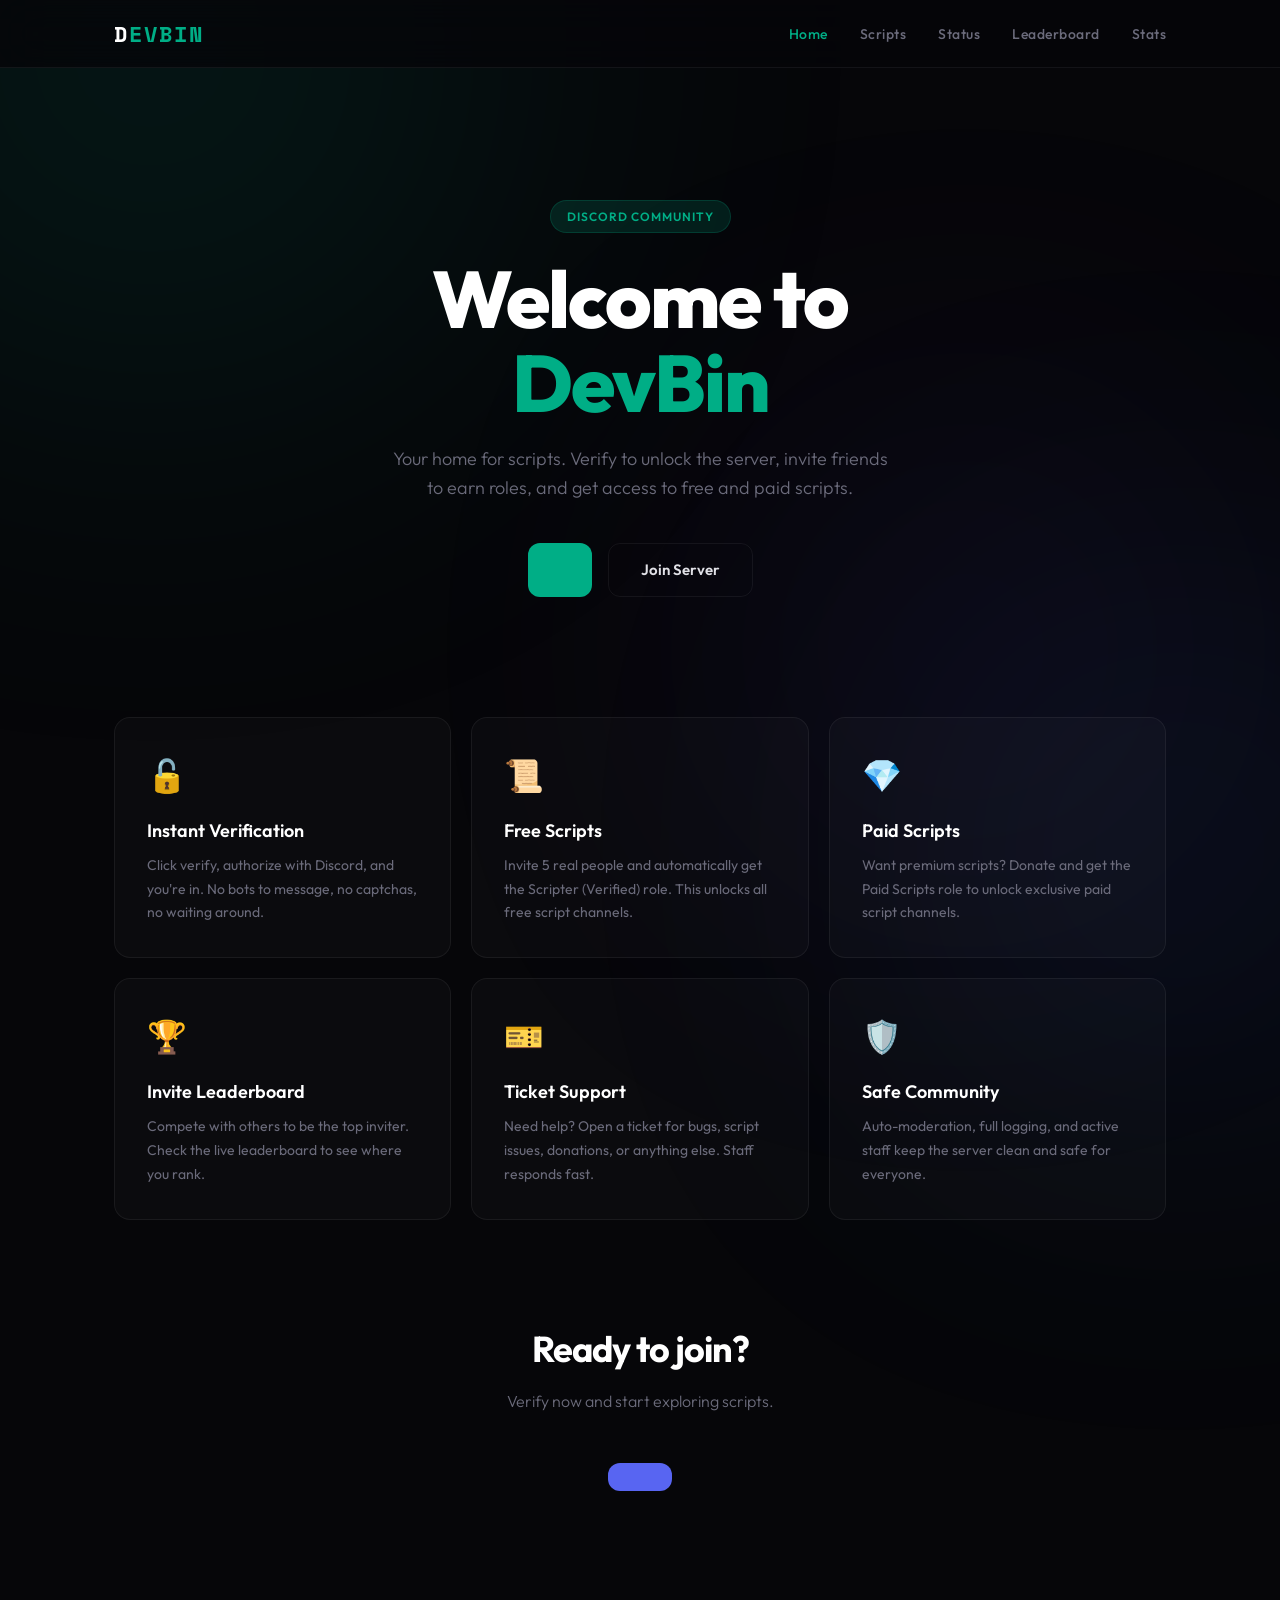
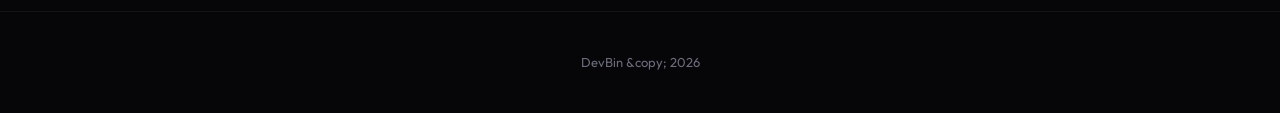
<file: index.html>
<!DOCTYPE html><html lang="en"><head><meta charset="UTF-8"><meta name="viewport" content="width=device-width,initial-scale=1.0"><title>&#x44;&#x65;&#x76;&#x42;&#x69;&#x6E;&#x20;&#x26;&#x23;&#x38;&#x32;&#x31;&#x32;&#x3B;&#x20;&#x44;&#x69;&#x73;&#x63;&#x6F;&#x72;&#x64;&#x20;&#x53;&#x63;&#x72;&#x69;&#x70;&#x74;&#x73;&#x20;&#x43;&#x6F;&#x6D;&#x6D;&#x75;&#x6E;&#x69;&#x74;&#x79;</title><meta name="description" content="&#x4A;&#x6F;&#x69;&#x6E;&#x20;&#x44;&#x65;&#x76;&#x42;&#x69;&#x6E;&#x2C;&#x20;&#x74;&#x68;&#x65;&#x20;&#x44;&#x69;&#x73;&#x63;&#x6F;&#x72;&#x64;&#x20;&#x63;&#x6F;&#x6D;&#x6D;&#x75;&#x6E;&#x69;&#x74;&#x79;&#x20;&#x66;&#x6F;&#x72;&#x20;&#x73;&#x63;&#x72;&#x69;&#x70;&#x74;&#x73;&#x2E;"><meta name="theme-color" content="#00ae86"><style>@import url('https://fonts.googleapis.com/css2?family=Space+Mono:wght@400;700&family=Outfit:wght@300;400;500;600;700;800&display=swap');:root{--_0:#060609;--_1:rgba(255,255,255,0.025);--_2:rgba(255,255,255,0.05);--_3:rgba(255,255,255,0.06);--_4:rgba(255,255,255,0.12);--_5:#e0e0e6;--_6:#6b6b7b;--_7:#ffffff;--_8:#00ae86;--_9:rgba(0,174,134,0.15);--_a:#008a6a;--_b:#5865F2;--_c:#4752c4;--_d:#ff4466;--_e:#ffd700;--_f:#c0c0c0;--_g:#cd7f32}*{margin:0;padding:0;box-sizing:border-box}html{scroll-behavior:smooth}body{background:var(--_0);color:var(--_5);font-family:'Outfit',sans-serif;min-height:100vh;overflow-x:hidden;line-height:1.6}.x0{position:fixed;border-radius:50%;filter:blur(180px);opacity:.12;pointer-events:none;z-index:0}.x0a{width:700px;height:700px;background:var(--_8);top:-300px;left:-200px}.x0b{width:500px;height:500px;background:#3b82f6;bottom:-200px;right:-150px}.x0c{width:400px;height:400px;background:#8b5cf6;top:50%;left:60%}.x1{position:fixed;top:0;width:100%;z-index:100;padding:16px 0;backdrop-filter:blur(20px);background:rgba(6,6,9,0.8);border-bottom:1px solid var(--_3)}.x1i{max-width:1100px;margin:0 auto;padding:0 24px;display:flex;align-items:center;justify-content:space-between}.x1l{font-family:'Space Mono',monospace;font-size:22px;font-weight:700;color:var(--_8);text-decoration:none;letter-spacing:2px;text-transform:uppercase}.x1l span{color:var(--_7)}.x1n{display:flex;gap:32px;list-style:none}.x1n a{color:var(--_6);text-decoration:none;font-weight:500;font-size:14px;letter-spacing:.5px;transition:color .2s}.x1n a:hover,.x1n a.q{color:var(--_8)}.x2{position:relative;z-index:1;max-width:1100px;margin:0 auto;padding:120px 24px 80px}.x3{text-align:center;padding:80px 0 60px}.x3b{display:inline-block;padding:6px 16px;background:var(--_9);border:1px solid rgba(0,174,134,0.2);border-radius:100px;font-size:12px;font-weight:600;color:var(--_8);letter-spacing:1px;text-transform:uppercase;margin-bottom:24px}.x3h{font-size:clamp(48px,8vw,80px);font-weight:800;color:var(--_7);line-height:1.05;margin-bottom:20px;letter-spacing:-2px}.x3h .a{color:var(--_8)}.x3p{font-size:18px;color:var(--_6);max-width:500px;margin:0 auto 40px;font-weight:300}.b0{display:inline-flex;align-items:center;gap:10px;padding:14px 32px;border-radius:12px;font-size:15px;font-weight:600;text-decoration:none;transition:all .25s ease;border:none;cursor:pointer;font-family:'Outfit',sans-serif}.b1{background:var(--_8);color:#000}.b1:hover{background:#00c896;transform:translateY(-2px);box-shadow:0 8px 40px var(--_9)}.b2{background:var(--_b);color:#fff}.b2:hover{background:var(--_c);transform:translateY(-2px);box-shadow:0 8px 40px rgba(88,101,242,0.25)}.b3{background:transparent;color:var(--_5);border:1px solid var(--_3)}.b3:hover{border-color:var(--_8);color:var(--_8);transform:translateY(-2px)}.bg{display:flex;gap:16px;justify-content:center;flex-wrap:wrap}.c0{background:var(--_1);border:1px solid var(--_3);border-radius:16px;padding:32px;transition:all .3s ease}.c0:hover{background:var(--_2);border-color:var(--_4);transform:translateY(-2px)}.g0{display:grid;grid-template-columns:repeat(auto-fit,minmax(300px,1fr));gap:20px;margin:60px 0}.g0c{padding:32px}.g0c .i{font-size:32px;margin-bottom:16px}.g0c h3{font-size:18px;font-weight:600;color:var(--_7);margin-bottom:8px}.g0c p{font-size:14px;color:var(--_6);line-height:1.7}.st{text-align:center;margin-bottom:48px}.st h2{font-size:36px;font-weight:700;color:var(--_7);margin-bottom:12px;letter-spacing:-1px}.st p{font-size:16px;color:var(--_6);font-weight:300}.ll{max-width:700px;margin:0 auto;display:flex;flex-direction:column;gap:8px}.lr{display:flex;align-items:center;gap:16px;padding:16px 24px;background:var(--_1);border:1px solid var(--_3);border-radius:12px;transition:all .2s ease}.lr:hover{background:var(--_2);border-color:var(--_4)}.lr.t1{border-left:3px solid var(--_e)}.lr.t2{border-left:3px solid var(--_f)}.lr.t3{border-left:3px solid var(--_g)}.lk{font-family:'Space Mono',monospace;font-size:18px;font-weight:700;width:40px;text-align:center;flex-shrink:0}.lk.t1{color:var(--_e)}.lk.t2{color:var(--_f)}.lk.t3{color:var(--_g)}.la{width:40px;height:40px;border-radius:50%;background:var(--_3);flex-shrink:0}.li{flex:1}.ln{font-weight:600;color:var(--_7);font-size:15px}.lc{font-family:'Space Mono',monospace;font-weight:700;color:var(--_8);font-size:16px;flex-shrink:0}.sg{display:grid;grid-template-columns:repeat(auto-fit,minmax(220px,1fr));gap:20px;max-width:900px;margin:0 auto}.sc{text-align:center;padding:36px 24px}.sv{font-family:'Space Mono',monospace;font-size:42px;font-weight:700;color:var(--_8);line-height:1;margin-bottom:8px}.sl{font-size:14px;color:var(--_6);text-transform:uppercase;letter-spacing:1px;font-weight:500}.rp{display:flex;align-items:center;justify-content:center;min-height:calc(100vh - 200px);text-align:center}.ri{font-size:72px;margin-bottom:24px}.rp h1{font-size:32px;font-weight:700;margin-bottom:12px}.rp h1.rs{color:var(--_8)}.rp h1.re{color:var(--_d)}.rp p{color:var(--_6);font-size:16px;margin-bottom:32px;max-width:400px;margin-left:auto;margin-right:auto}.ld{text-align:center;padding:60px 0;color:var(--_6)}.ld .sp{width:32px;height:32px;border:3px solid var(--_3);border-top-color:var(--_8);border-radius:50%;animation:_s .8s linear infinite;margin:0 auto 16px}@keyframes _s{to{transform:rotate(360deg)}}.ft{position:relative;z-index:1;text-align:center;padding:40px 24px;border-top:1px solid var(--_3);color:var(--_6);font-size:13px}.ft a{color:var(--_8);text-decoration:none}@media(max-width:640px){.x1n{gap:20px}.x1n a{font-size:13px}.x3{padding:40px 0}.x3h{letter-spacing:-1px}.g0{grid-template-columns:1fr}.sg{grid-template-columns:repeat(2,1fr)}.bg{flex-direction:column;align-items:center}}@keyframes _f{from{opacity:0;transform:translateY(20px)}to{opacity:1;transform:translateY(0)}}.z{animation:_f .6s ease forwards;opacity:0}.z:nth-child(1){animation-delay:.1s}.z:nth-child(2){animation-delay:.2s}.z:nth-child(3){animation-delay:.3s}.z:nth-child(4){animation-delay:.4s}.z:nth-child(5){animation-delay:.5s}.z:nth-child(6){animation-delay:.6s} .ll{max-width:700px;margin:0 auto;display:flex;flex-direction:column;gap:8px}.lr{display:flex;align-items:center;gap:16px;padding:16px 24px;background:var(--_1);border:1px solid var(--_3);border-radius:12px;transition:all .2s ease}.lr:hover{background:var(--_2);border-color:var(--_4)}.lr.t1{border-left:3px solid var(--_e)}.lr.t2{border-left:3px solid var(--_f)}.lr.t3{border-left:3px solid var(--_g)}.lk{font-family:'Space Mono',monospace;font-size:18px;font-weight:700;width:40px;text-align:center;flex-shrink:0}.lk.t1{color:var(--_e)}.lk.t2{color:var(--_f)}.lk.t3{color:var(--_g)}.la{width:40px;height:40px;border-radius:50%;background:var(--_3);flex-shrink:0}.li{flex:1}.ln{font-weight:600;color:var(--_7);font-size:15px}.lc{font-family:'Space Mono',monospace;font-weight:700;color:var(--_8);font-size:16px;flex-shrink:0}.sg{display:grid;grid-template-columns:repeat(auto-fit,minmax(220px,1fr));gap:20px;max-width:900px;margin:0 auto}.sc{text-align:center;padding:36px 24px}.sv{font-family:'Space Mono',monospace;font-size:42px;font-weight:700;color:var(--_8);line-height:1;margin-bottom:8px}.sl{font-size:14px;color:var(--_6);text-transform:uppercase;letter-spacing:1px;font-weight:500}.rp{display:flex;align-items:center;justify-content:center;min-height:calc(100vh - 200px);text-align:center}.ri{font-size:72px;margin-bottom:24px}.rp h1{font-size:32px;font-weight:700;margin-bottom:12px}.rp h1.rs{color:var(--_8)}.rp h1.re{color:var(--_d)}.rp p{color:var(--_6);font-size:16px;margin-bottom:32px;max-width:400px;margin-left:auto;margin-right:auto}.ld{text-align:center;padding:60px 0;color:var(--_6)}.ld .sp{width:32px;height:32px;border:3px solid var(--_3);border-top-color:var(--_8);border-radius:50%;animation:_s .8s linear infinite;margin:0 auto 16px}@keyframes _s{to{transform:rotate(360deg)}}</style></head><body><div class="x0 x0a"></div><div class="x0 x0b"></div><div class="x0 x0c"></div><nav class="x1"><div class="x1i"><a href="index.html" class="x1l"><span>D</span>EVBIN</a><ul class="x1n"><li><a href="index.html" class="q">Home</a></li><li><a href="scripts.html">Scripts</a></li><li><a href="status.html">Status</a></li><li><a href="leaderboard.html">Leaderboard</a></li><li><a href="stats.html">Stats</a></li></ul></div></nav><main class="x2"><section class="x3"><div class="z"><span class="x3b">Discord Community</span></div><h1 class="x3h z">Welcome to<br><span class="a">DevBin</span></h1><p class="x3p z">Your home for scripts. Verify to unlock the server, invite friends to earn roles, and get access to free and paid scripts.</p><div class="bg z"><a href="https://zeta-verify.scriptsforyou.workers.dev/verify" class="b0 b1"></a><a href="https://discord.gg/devbinn" class="b0 b3">Join Server</a></div></section><section class="g0"><div class="c0 g0c z"><div class="i">&#x1F513;</div><h3>&#x49;&#x6E;&#x73;&#x74;&#x61;&#x6E;&#x74;&#x20;&#x56;&#x65;&#x72;&#x69;&#x66;&#x69;&#x63;&#x61;&#x74;&#x69;&#x6F;&#x6E;</h3><p>Click verify, authorize with Discord, and you're in. No bots to message, no captchas, no waiting around.</p></div><div class="c0 g0c z"><div class="i">&#x1F4DC;</div><h3>&#x46;&#x72;&#x65;&#x65;&#x20;&#x53;&#x63;&#x72;&#x69;&#x70;&#x74;&#x73;</h3><p>Invite 5 real people and automatically get the Scripter (Verified) role. This unlocks all free script channels.</p></div><div class="c0 g0c z"><div class="i">&#x1F48E;</div><h3>&#x50;&#x61;&#x69;&#x64;&#x20;&#x53;&#x63;&#x72;&#x69;&#x70;&#x74;&#x73;</h3><p>Want premium scripts? Donate and get the Paid Scripts role to unlock exclusive paid script channels.</p></div><div class="c0 g0c z"><div class="i">&#x1F3C6;</div><h3>&#x49;&#x6E;&#x76;&#x69;&#x74;&#x65;&#x20;&#x4C;&#x65;&#x61;&#x64;&#x65;&#x72;&#x62;&#x6F;&#x61;&#x72;&#x64;</h3><p>Compete with others to be the top inviter. Check the live leaderboard to see where you rank.</p></div><div class="c0 g0c z"><div class="i">&#x1F3AB;</div><h3>&#x54;&#x69;&#x63;&#x6B;&#x65;&#x74;&#x20;&#x53;&#x75;&#x70;&#x70;&#x6F;&#x72;&#x74;</h3><p>Need help? Open a ticket for bugs, script issues, donations, or anything else. Staff responds fast.</p></div><div class="c0 g0c z"><div class="i">&#x1F6E1;&#xFE0F;</div><h3>&#x53;&#x61;&#x66;&#x65;&#x20;&#x43;&#x6F;&#x6D;&#x6D;&#x75;&#x6E;&#x69;&#x74;&#x79;</h3><p>Auto-moderation, full logging, and active staff keep the server clean and safe for everyone.</p></div></section><section style="text-align:center;padding:40px 0"><div class="st"><h2>&#x52;&#x65;&#x61;&#x64;&#x79;&#x20;&#x74;&#x6F;&#x20;&#x6A;&#x6F;&#x69;&#x6E;&#x3F;</h2><p>Verify now and start exploring scripts.</p></div><div class="bg"><a href="https://zeta-verify.scriptsforyou.workers.dev/verify" class="b0 b2"></a></div></section></main><footer class="ft"><p>&#x44;&#x65;&#x76;&#x42;&#x69;&#x6E;&#x20;&#x26;&#x63;&#x6F;&#x70;&#x79;&#x3B;&#x20;&#x32;&#x30;&#x32;&#x36;</p></footer><div style="position:absolute;left:-9999px;opacity:0;pointer-events:none;height:0;overflow:hidden" aria-hidden="true"><span data-x="0"></span><span data-x="1"></span><span data-x="2"></span><span data-x="3"></span><span data-x="4"></span><span data-x="5"></span><span data-x="6"></span><span data-x="7"></span><span data-x="8"></span><span data-x="9"></span><span data-x="10"></span><span data-x="11"></span><span data-x="12"></span><span data-x="13"></span><span data-x="14"></span><span data-x="15"></span><span data-x="16"></span><span data-x="17"></span><span data-x="18"></span><span data-x="19"></span></div></body></html>
</file>
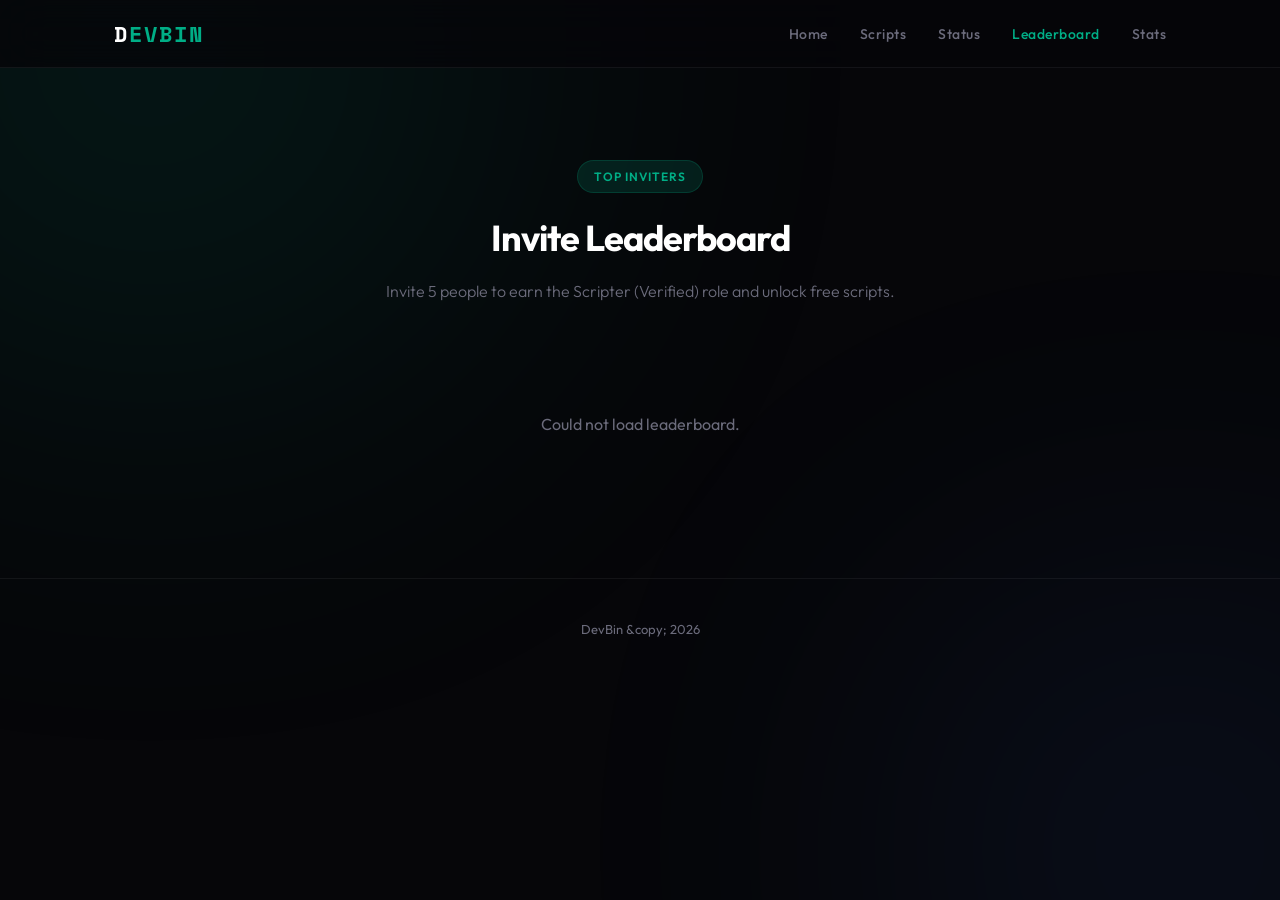
<file: leaderboard.html>
<!DOCTYPE html><html lang="en"><head><meta charset="UTF-8"><meta name="viewport" content="width=device-width,initial-scale=1.0"><title>&#x44;&#x65;&#x76;&#x42;&#x69;&#x6E;&#x20;&#x26;&#x23;&#x38;&#x32;&#x31;&#x32;&#x3B;&#x20;&#x49;&#x6E;&#x76;&#x69;&#x74;&#x65;&#x20;&#x4C;&#x65;&#x61;&#x64;&#x65;&#x72;&#x62;&#x6F;&#x61;&#x72;&#x64;</title><meta name="theme-color" content="#00ae86"><style>@import url('https://fonts.googleapis.com/css2?family=Space+Mono:wght@400;700&family=Outfit:wght@300;400;500;600;700;800&display=swap');:root{--_0:#060609;--_1:rgba(255,255,255,0.025);--_2:rgba(255,255,255,0.05);--_3:rgba(255,255,255,0.06);--_4:rgba(255,255,255,0.12);--_5:#e0e0e6;--_6:#6b6b7b;--_7:#ffffff;--_8:#00ae86;--_9:rgba(0,174,134,0.15);--_a:#008a6a;--_b:#5865F2;--_c:#4752c4;--_d:#ff4466;--_e:#ffd700;--_f:#c0c0c0;--_g:#cd7f32}*{margin:0;padding:0;box-sizing:border-box}html{scroll-behavior:smooth}body{background:var(--_0);color:var(--_5);font-family:'Outfit',sans-serif;min-height:100vh;overflow-x:hidden;line-height:1.6}.x0{position:fixed;border-radius:50%;filter:blur(180px);opacity:.12;pointer-events:none;z-index:0}.x0a{width:700px;height:700px;background:var(--_8);top:-300px;left:-200px}.x0b{width:500px;height:500px;background:#3b82f6;bottom:-200px;right:-150px}.x0c{width:400px;height:400px;background:#8b5cf6;top:50%;left:60%}.x1{position:fixed;top:0;width:100%;z-index:100;padding:16px 0;backdrop-filter:blur(20px);background:rgba(6,6,9,0.8);border-bottom:1px solid var(--_3)}.x1i{max-width:1100px;margin:0 auto;padding:0 24px;display:flex;align-items:center;justify-content:space-between}.x1l{font-family:'Space Mono',monospace;font-size:22px;font-weight:700;color:var(--_8);text-decoration:none;letter-spacing:2px;text-transform:uppercase}.x1l span{color:var(--_7)}.x1n{display:flex;gap:32px;list-style:none}.x1n a{color:var(--_6);text-decoration:none;font-weight:500;font-size:14px;letter-spacing:.5px;transition:color .2s}.x1n a:hover,.x1n a.q{color:var(--_8)}.x2{position:relative;z-index:1;max-width:1100px;margin:0 auto;padding:120px 24px 80px}.x3{text-align:center;padding:80px 0 60px}.x3b{display:inline-block;padding:6px 16px;background:var(--_9);border:1px solid rgba(0,174,134,0.2);border-radius:100px;font-size:12px;font-weight:600;color:var(--_8);letter-spacing:1px;text-transform:uppercase;margin-bottom:24px}.x3h{font-size:clamp(48px,8vw,80px);font-weight:800;color:var(--_7);line-height:1.05;margin-bottom:20px;letter-spacing:-2px}.x3h .a{color:var(--_8)}.x3p{font-size:18px;color:var(--_6);max-width:500px;margin:0 auto 40px;font-weight:300}.b0{display:inline-flex;align-items:center;gap:10px;padding:14px 32px;border-radius:12px;font-size:15px;font-weight:600;text-decoration:none;transition:all .25s ease;border:none;cursor:pointer;font-family:'Outfit',sans-serif}.b1{background:var(--_8);color:#000}.b1:hover{background:#00c896;transform:translateY(-2px);box-shadow:0 8px 40px var(--_9)}.b2{background:var(--_b);color:#fff}.b2:hover{background:var(--_c);transform:translateY(-2px);box-shadow:0 8px 40px rgba(88,101,242,0.25)}.b3{background:transparent;color:var(--_5);border:1px solid var(--_3)}.b3:hover{border-color:var(--_8);color:var(--_8);transform:translateY(-2px)}.bg{display:flex;gap:16px;justify-content:center;flex-wrap:wrap}.c0{background:var(--_1);border:1px solid var(--_3);border-radius:16px;padding:32px;transition:all .3s ease}.c0:hover{background:var(--_2);border-color:var(--_4);transform:translateY(-2px)}.g0{display:grid;grid-template-columns:repeat(auto-fit,minmax(300px,1fr));gap:20px;margin:60px 0}.g0c{padding:32px}.g0c .i{font-size:32px;margin-bottom:16px}.g0c h3{font-size:18px;font-weight:600;color:var(--_7);margin-bottom:8px}.g0c p{font-size:14px;color:var(--_6);line-height:1.7}.st{text-align:center;margin-bottom:48px}.st h2{font-size:36px;font-weight:700;color:var(--_7);margin-bottom:12px;letter-spacing:-1px}.st p{font-size:16px;color:var(--_6);font-weight:300}.ll{max-width:700px;margin:0 auto;display:flex;flex-direction:column;gap:8px}.lr{display:flex;align-items:center;gap:16px;padding:16px 24px;background:var(--_1);border:1px solid var(--_3);border-radius:12px;transition:all .2s ease}.lr:hover{background:var(--_2);border-color:var(--_4)}.lr.t1{border-left:3px solid var(--_e)}.lr.t2{border-left:3px solid var(--_f)}.lr.t3{border-left:3px solid var(--_g)}.lk{font-family:'Space Mono',monospace;font-size:18px;font-weight:700;width:40px;text-align:center;flex-shrink:0}.lk.t1{color:var(--_e)}.lk.t2{color:var(--_f)}.lk.t3{color:var(--_g)}.la{width:40px;height:40px;border-radius:50%;background:var(--_3);flex-shrink:0}.li{flex:1}.ln{font-weight:600;color:var(--_7);font-size:15px}.lc{font-family:'Space Mono',monospace;font-weight:700;color:var(--_8);font-size:16px;flex-shrink:0}.sg{display:grid;grid-template-columns:repeat(auto-fit,minmax(220px,1fr));gap:20px;max-width:900px;margin:0 auto}.sc{text-align:center;padding:36px 24px}.sv{font-family:'Space Mono',monospace;font-size:42px;font-weight:700;color:var(--_8);line-height:1;margin-bottom:8px}.sl{font-size:14px;color:var(--_6);text-transform:uppercase;letter-spacing:1px;font-weight:500}.rp{display:flex;align-items:center;justify-content:center;min-height:calc(100vh - 200px);text-align:center}.ri{font-size:72px;margin-bottom:24px}.rp h1{font-size:32px;font-weight:700;margin-bottom:12px}.rp h1.rs{color:var(--_8)}.rp h1.re{color:var(--_d)}.rp p{color:var(--_6);font-size:16px;margin-bottom:32px;max-width:400px;margin-left:auto;margin-right:auto}.ld{text-align:center;padding:60px 0;color:var(--_6)}.ld .sp{width:32px;height:32px;border:3px solid var(--_3);border-top-color:var(--_8);border-radius:50%;animation:_s .8s linear infinite;margin:0 auto 16px}@keyframes _s{to{transform:rotate(360deg)}}.ft{position:relative;z-index:1;text-align:center;padding:40px 24px;border-top:1px solid var(--_3);color:var(--_6);font-size:13px}.ft a{color:var(--_8);text-decoration:none}@media(max-width:640px){.x1n{gap:20px}.x1n a{font-size:13px}.x3{padding:40px 0}.x3h{letter-spacing:-1px}.g0{grid-template-columns:1fr}.sg{grid-template-columns:repeat(2,1fr)}.bg{flex-direction:column;align-items:center}}@keyframes _f{from{opacity:0;transform:translateY(20px)}to{opacity:1;transform:translateY(0)}}.z{animation:_f .6s ease forwards;opacity:0}.z:nth-child(1){animation-delay:.1s}.z:nth-child(2){animation-delay:.2s}.z:nth-child(3){animation-delay:.3s}.z:nth-child(4){animation-delay:.4s}.z:nth-child(5){animation-delay:.5s}.z:nth-child(6){animation-delay:.6s} .ll{max-width:700px;margin:0 auto;display:flex;flex-direction:column;gap:8px}.lr{display:flex;align-items:center;gap:16px;padding:16px 24px;background:var(--_1);border:1px solid var(--_3);border-radius:12px;transition:all .2s ease}.lr:hover{background:var(--_2);border-color:var(--_4)}.lr.t1{border-left:3px solid var(--_e)}.lr.t2{border-left:3px solid var(--_f)}.lr.t3{border-left:3px solid var(--_g)}.lk{font-family:'Space Mono',monospace;font-size:18px;font-weight:700;width:40px;text-align:center;flex-shrink:0}.lk.t1{color:var(--_e)}.lk.t2{color:var(--_f)}.lk.t3{color:var(--_g)}.la{width:40px;height:40px;border-radius:50%;background:var(--_3);flex-shrink:0}.li{flex:1}.ln{font-weight:600;color:var(--_7);font-size:15px}.lc{font-family:'Space Mono',monospace;font-weight:700;color:var(--_8);font-size:16px;flex-shrink:0}.sg{display:grid;grid-template-columns:repeat(auto-fit,minmax(220px,1fr));gap:20px;max-width:900px;margin:0 auto}.sc{text-align:center;padding:36px 24px}.sv{font-family:'Space Mono',monospace;font-size:42px;font-weight:700;color:var(--_8);line-height:1;margin-bottom:8px}.sl{font-size:14px;color:var(--_6);text-transform:uppercase;letter-spacing:1px;font-weight:500}.rp{display:flex;align-items:center;justify-content:center;min-height:calc(100vh - 200px);text-align:center}.ri{font-size:72px;margin-bottom:24px}.rp h1{font-size:32px;font-weight:700;margin-bottom:12px}.rp h1.rs{color:var(--_8)}.rp h1.re{color:var(--_d)}.rp p{color:var(--_6);font-size:16px;margin-bottom:32px;max-width:400px;margin-left:auto;margin-right:auto}.ld{text-align:center;padding:60px 0;color:var(--_6)}.ld .sp{width:32px;height:32px;border:3px solid var(--_3);border-top-color:var(--_8);border-radius:50%;animation:_s .8s linear infinite;margin:0 auto 16px}@keyframes _s{to{transform:rotate(360deg)}}</style></head><body><div class="x0 x0a"></div><div class="x0 x0b"></div><nav class="x1"><div class="x1i"><a href="index.html" class="x1l"><span>D</span>EVBIN</a><ul class="x1n"><li><a href="index.html">Home</a></li><li><a href="scripts.html">Scripts</a></li><li><a href="status.html">Status</a></li><li><a href="leaderboard.html" class="q">Leaderboard</a></li><li><a href="stats.html">Stats</a></li></ul></div></nav><main class="x2"><section class="st" style="padding-top:40px"><span class="x3b" style="margin-bottom:16px;display:inline-block">Top Inviters</span><h2>&#x49;&#x6E;&#x76;&#x69;&#x74;&#x65;&#x20;&#x4C;&#x65;&#x61;&#x64;&#x65;&#x72;&#x62;&#x6F;&#x61;&#x72;&#x64;</h2><p>Invite 5 people to earn the Scripter (Verified) role and unlock free scripts.</p></section><div id="d0" class="ll"><div class="ld"><div class="sp"></div><p>Loading leaderboard...</p></div></div></main><footer class="ft"><p>&#x44;&#x65;&#x76;&#x42;&#x69;&#x6E;&#x20;&#x26;&#x63;&#x6F;&#x70;&#x79;&#x3B;&#x20;&#x32;&#x30;&#x32;&#x36;</p></footer><script>!function(){var _0="https://zeta-verify.scriptsforyou.workers.dev",_1=document.getElementById("d0");fetch(_0+"/api/leaderboard").then(function(r){return r.json()}).then(function(d){if(!d.leaderboard||!d.leaderboard.length){_1.innerHTML='<div class="ld"><p>No invite data yet.</p></div>';return}var _2="";d.leaderboard.forEach(function(e,i){var _3=i===0?"t1":i===1?"t2":i===2?"t3":"",_4=i===0?"\uD83E\uDD47":i===1?"\uD83E\uDD48":i===2?"\uD83E\uDD49":""+(i+1),_5=e.avatar?"https://cdn.discordapp.com/avatars/"+e.user_id+"/"+e.avatar+".png?size=80":"https://cdn.discordapp.com/embed/avatars/"+(parseInt(e.user_id)%5)+".png",_6=document.createElement("div");_6.textContent=e.username||"Unknown";var _7=_6.innerHTML;_2+='<div class="lr '+_3+' z"><div class="lk '+_3+'">'+_4+'</div><img class="la" src="'+_5+'" alt="" onerror="this.style.display=\'none\'"><div class="li"><div class="ln">'+_7+'</div></div><div class="lc">'+e.count+" invite"+(e.count!==1?"s":"")+"</div></div>"});_1.innerHTML=_2}).catch(function(){_1.innerHTML='<div class="ld"><p>Could not load leaderboard.</p></div>'})}();</script><div style="position:absolute;left:-9999px;opacity:0;pointer-events:none;height:0;overflow:hidden" aria-hidden="true"><span data-x="0"></span><span data-x="1"></span><span data-x="2"></span><span data-x="3"></span><span data-x="4"></span><span data-x="5"></span><span data-x="6"></span><span data-x="7"></span><span data-x="8"></span><span data-x="9"></span><span data-x="10"></span><span data-x="11"></span><span data-x="12"></span><span data-x="13"></span><span data-x="14"></span><span data-x="15"></span><span data-x="16"></span><span data-x="17"></span><span data-x="18"></span><span data-x="19"></span></div></body></html>
</file>
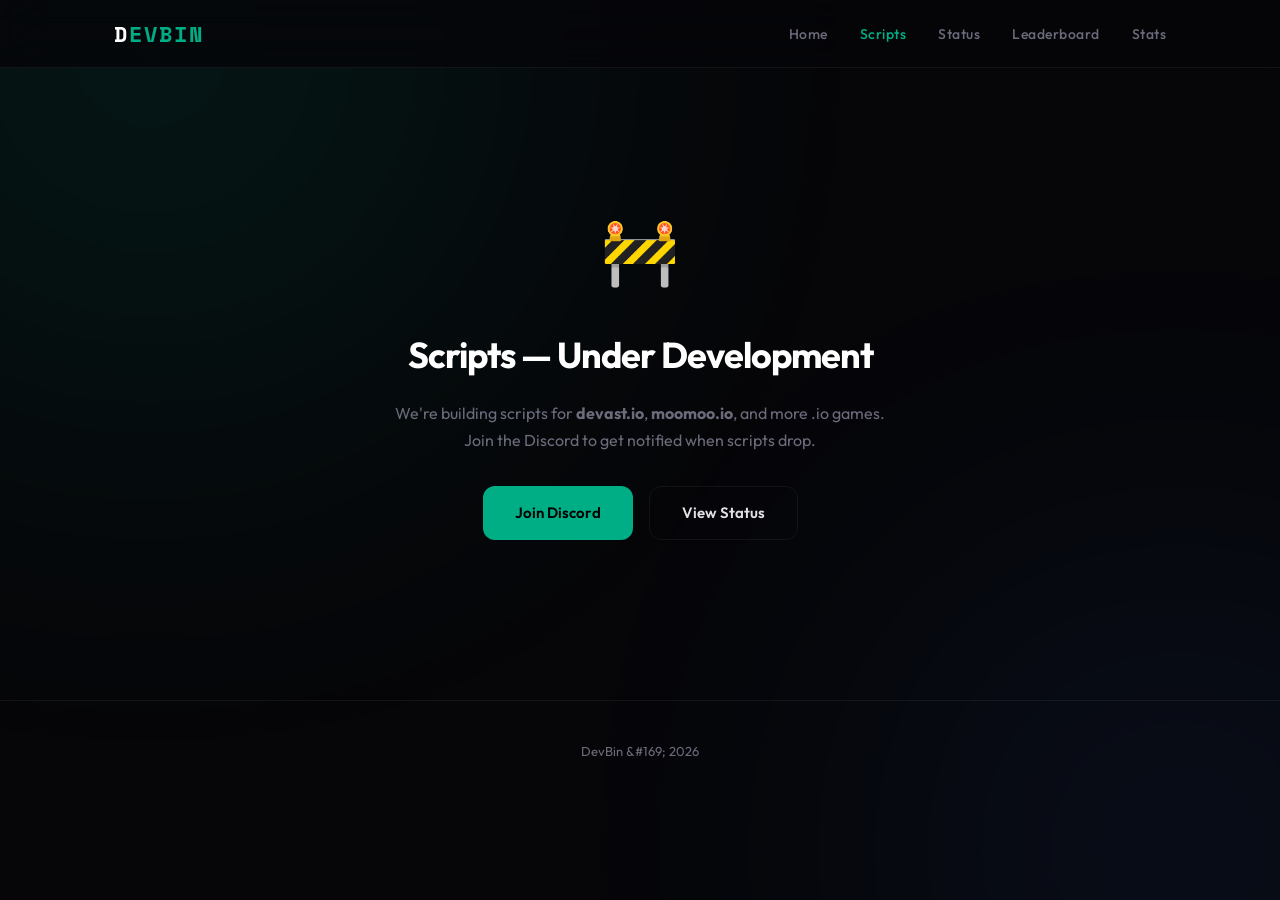
<file: scripts.html>
<!DOCTYPE html><html lang="en"><head><meta charset="UTF-8"><meta name="viewport" content="width=device-width,initial-scale=1.0"><title>&#x44;&#x65;&#x76;&#x42;&#x69;&#x6E;&#x20;&#x26;&#x23;&#x38;&#x32;&#x31;&#x32;&#x3B;&#x20;&#x53;&#x63;&#x72;&#x69;&#x70;&#x74;&#x73;</title><meta name="theme-color" content="#00ae86"><style>@import url('https://fonts.googleapis.com/css2?family=Space+Mono:wght@400;700&family=Outfit:wght@300;400;500;600;700;800&display=swap');:root{--_0:#060609;--_1:rgba(255,255,255,0.025);--_2:rgba(255,255,255,0.05);--_3:rgba(255,255,255,0.06);--_4:rgba(255,255,255,0.12);--_5:#e0e0e6;--_6:#6b6b7b;--_7:#ffffff;--_8:#00ae86;--_9:rgba(0,174,134,0.15);--_a:#008a6a;--_b:#5865F2;--_c:#4752c4;--_d:#ff4466;--_e:#ffd700;--_f:#c0c0c0;--_g:#cd7f32}*{margin:0;padding:0;box-sizing:border-box}html{scroll-behavior:smooth}body{background:var(--_0);color:var(--_5);font-family:'Outfit',sans-serif;min-height:100vh;overflow-x:hidden;line-height:1.6}.x0{position:fixed;border-radius:50%;filter:blur(180px);opacity:.12;pointer-events:none;z-index:0}.x0a{width:700px;height:700px;background:var(--_8);top:-300px;left:-200px}.x0b{width:500px;height:500px;background:#3b82f6;bottom:-200px;right:-150px}.x0c{width:400px;height:400px;background:#8b5cf6;top:50%;left:60%}.x1{position:fixed;top:0;width:100%;z-index:100;padding:16px 0;backdrop-filter:blur(20px);background:rgba(6,6,9,0.8);border-bottom:1px solid var(--_3)}.x1i{max-width:1100px;margin:0 auto;padding:0 24px;display:flex;align-items:center;justify-content:space-between}.x1l{font-family:'Space Mono',monospace;font-size:22px;font-weight:700;color:var(--_8);text-decoration:none;letter-spacing:2px;text-transform:uppercase}.x1l span{color:var(--_7)}.x1n{display:flex;gap:32px;list-style:none}.x1n a{color:var(--_6);text-decoration:none;font-weight:500;font-size:14px;letter-spacing:.5px;transition:color .2s}.x1n a:hover,.x1n a.q{color:var(--_8)}.x2{position:relative;z-index:1;max-width:1100px;margin:0 auto;padding:120px 24px 80px}.x3{text-align:center;padding:80px 0 60px}.x3b{display:inline-block;padding:6px 16px;background:var(--_9);border:1px solid rgba(0,174,134,0.2);border-radius:100px;font-size:12px;font-weight:600;color:var(--_8);letter-spacing:1px;text-transform:uppercase;margin-bottom:24px}.x3h{font-size:clamp(48px,8vw,80px);font-weight:800;color:var(--_7);line-height:1.05;margin-bottom:20px;letter-spacing:-2px}.x3h .a{color:var(--_8)}.x3p{font-size:18px;color:var(--_6);max-width:500px;margin:0 auto 40px;font-weight:300}.b0{display:inline-flex;align-items:center;gap:10px;padding:14px 32px;border-radius:12px;font-size:15px;font-weight:600;text-decoration:none;transition:all .25s ease;border:none;cursor:pointer;font-family:'Outfit',sans-serif}.b1{background:var(--_8);color:#000}.b1:hover{background:#00c896;transform:translateY(-2px);box-shadow:0 8px 40px var(--_9)}.b2{background:var(--_b);color:#fff}.b2:hover{background:var(--_c);transform:translateY(-2px);box-shadow:0 8px 40px rgba(88,101,242,0.25)}.b3{background:transparent;color:var(--_5);border:1px solid var(--_3)}.b3:hover{border-color:var(--_8);color:var(--_8);transform:translateY(-2px)}.bg{display:flex;gap:16px;justify-content:center;flex-wrap:wrap}.c0{background:var(--_1);border:1px solid var(--_3);border-radius:16px;padding:32px;transition:all .3s ease}.c0:hover{background:var(--_2);border-color:var(--_4);transform:translateY(-2px)}.g0{display:grid;grid-template-columns:repeat(auto-fit,minmax(300px,1fr));gap:20px;margin:60px 0}.g0c{padding:32px}.g0c .i{font-size:32px;margin-bottom:16px}.g0c h3{font-size:18px;font-weight:600;color:var(--_7);margin-bottom:8px}.g0c p{font-size:14px;color:var(--_6);line-height:1.7}.st{text-align:center;margin-bottom:48px}.st h2{font-size:36px;font-weight:700;color:var(--_7);margin-bottom:12px;letter-spacing:-1px}.st p{font-size:16px;color:var(--_6);font-weight:300}.ll{max-width:700px;margin:0 auto;display:flex;flex-direction:column;gap:8px}.lr{display:flex;align-items:center;gap:16px;padding:16px 24px;background:var(--_1);border:1px solid var(--_3);border-radius:12px;transition:all .2s ease}.lr:hover{background:var(--_2);border-color:var(--_4)}.lr.t1{border-left:3px solid var(--_e)}.lr.t2{border-left:3px solid var(--_f)}.lr.t3{border-left:3px solid var(--_g)}.lk{font-family:'Space Mono',monospace;font-size:18px;font-weight:700;width:40px;text-align:center;flex-shrink:0}.lk.t1{color:var(--_e)}.lk.t2{color:var(--_f)}.lk.t3{color:var(--_g)}.la{width:40px;height:40px;border-radius:50%;background:var(--_3);flex-shrink:0}.li{flex:1}.ln{font-weight:600;color:var(--_7);font-size:15px}.lc{font-family:'Space Mono',monospace;font-weight:700;color:var(--_8);font-size:16px;flex-shrink:0}.sg{display:grid;grid-template-columns:repeat(auto-fit,minmax(220px,1fr));gap:20px;max-width:900px;margin:0 auto}.sc{text-align:center;padding:36px 24px}.sv{font-family:'Space Mono',monospace;font-size:42px;font-weight:700;color:var(--_8);line-height:1;margin-bottom:8px}.sl{font-size:14px;color:var(--_6);text-transform:uppercase;letter-spacing:1px;font-weight:500}.rp{display:flex;align-items:center;justify-content:center;min-height:calc(100vh - 200px);text-align:center}.ri{font-size:72px;margin-bottom:24px}.rp h1{font-size:32px;font-weight:700;margin-bottom:12px}.rp h1.rs{color:var(--_8)}.rp h1.re{color:var(--_d)}.rp p{color:var(--_6);font-size:16px;margin-bottom:32px;max-width:400px;margin-left:auto;margin-right:auto}.ld{text-align:center;padding:60px 0;color:var(--_6)}.ld .sp{width:32px;height:32px;border:3px solid var(--_3);border-top-color:var(--_8);border-radius:50%;animation:_s .8s linear infinite;margin:0 auto 16px}@keyframes _s{to{transform:rotate(360deg)}}.ft{position:relative;z-index:1;text-align:center;padding:40px 24px;border-top:1px solid var(--_3);color:var(--_6);font-size:13px}.ft a{color:var(--_8);text-decoration:none}@media(max-width:640px){.x1n{gap:20px}.x1n a{font-size:13px}.x3{padding:40px 0}.x3h{letter-spacing:-1px}.g0{grid-template-columns:1fr}.sg{grid-template-columns:repeat(2,1fr)}.bg{flex-direction:column;align-items:center}}@keyframes _f{from{opacity:0;transform:translateY(20px)}to{opacity:1;transform:translateY(0)}}.z{animation:_f .6s ease forwards;opacity:0}.z:nth-child(1){animation-delay:.1s}.z:nth-child(2){animation-delay:.2s}.z:nth-child(3){animation-delay:.3s}.z:nth-child(4){animation-delay:.4s}.z:nth-child(5){animation-delay:.5s}.z:nth-child(6){animation-delay:.6s} .ll{max-width:700px;margin:0 auto;display:flex;flex-direction:column;gap:8px}.lr{display:flex;align-items:center;gap:16px;padding:16px 24px;background:var(--_1);border:1px solid var(--_3);border-radius:12px;transition:all .2s ease}.lr:hover{background:var(--_2);border-color:var(--_4)}.lr.t1{border-left:3px solid var(--_e)}.lr.t2{border-left:3px solid var(--_f)}.lr.t3{border-left:3px solid var(--_g)}.lk{font-family:'Space Mono',monospace;font-size:18px;font-weight:700;width:40px;text-align:center;flex-shrink:0}.lk.t1{color:var(--_e)}.lk.t2{color:var(--_f)}.lk.t3{color:var(--_g)}.la{width:40px;height:40px;border-radius:50%;background:var(--_3);flex-shrink:0}.li{flex:1}.ln{font-weight:600;color:var(--_7);font-size:15px}.lc{font-family:'Space Mono',monospace;font-weight:700;color:var(--_8);font-size:16px;flex-shrink:0}.sg{display:grid;grid-template-columns:repeat(auto-fit,minmax(220px,1fr));gap:20px;max-width:900px;margin:0 auto}.sc{text-align:center;padding:36px 24px}.sv{font-family:'Space Mono',monospace;font-size:42px;font-weight:700;color:var(--_8);line-height:1;margin-bottom:8px}.sl{font-size:14px;color:var(--_6);text-transform:uppercase;letter-spacing:1px;font-weight:500}.rp{display:flex;align-items:center;justify-content:center;min-height:calc(100vh - 200px);text-align:center}.ri{font-size:72px;margin-bottom:24px}.rp h1{font-size:32px;font-weight:700;margin-bottom:12px}.rp h1.rs{color:var(--_8)}.rp h1.re{color:var(--_d)}.rp p{color:var(--_6);font-size:16px;margin-bottom:32px;max-width:400px;margin-left:auto;margin-right:auto}.ld{text-align:center;padding:60px 0;color:var(--_6)}.ld .sp{width:32px;height:32px;border:3px solid var(--_3);border-top-color:var(--_8);border-radius:50%;animation:_s .8s linear infinite;margin:0 auto 16px}@keyframes _s{to{transform:rotate(360deg)}}.ud{text-align:center;padding:80px 24px}.ud h2{font-size:36px;font-weight:700;color:#fff;margin-bottom:16px;letter-spacing:-1px}.ud p{color:#6b6b7b;font-size:16px;max-width:500px;margin:0 auto 32px;line-height:1.7}.ud .ic{font-size:64px;margin-bottom:24px}</style></head><body><div class="x0 x0a"></div><div class="x0 x0b"></div><nav class="x1"><div class="x1i"><a href="index.html" class="x1l"><span>D</span>EVBIN</a><ul class="x1n"><li><a href="index.html">Home</a></li><li><a href="scripts.html" class=q>Scripts</a></li><li><a href="status.html">Status</a></li><li><a href="leaderboard.html">Leaderboard</a></li><li><a href="stats.html">Stats</a></li></ul></div></nav><main class="x2"><section class="ud"><div class="ic">&#x1F6A7;</div><h2>&#x53;&#x63;&#x72;&#x69;&#x70;&#x74;&#x73;&#x20;&#x2014;&#x20;&#x55;&#x6E;&#x64;&#x65;&#x72;&#x20;&#x44;&#x65;&#x76;&#x65;&#x6C;&#x6F;&#x70;&#x6D;&#x65;&#x6E;&#x74;</h2><p>We're building scripts for <strong>devast.io</strong>, <strong>moomoo.io</strong>, and more .io games. Join the Discord to get notified when scripts drop.</p><div class="bg"><a href="https://discord.gg/devbinn" class="b0 b1">Join Discord</a><a href="status.html" class="b0 b3">View Status</a></div></section></main><footer class="ft"><p>&#x44;&#x65;&#x76;&#x42;&#x69;&#x6E;&#x20;&#x26;&#x23;&#x31;&#x36;&#x39;&#x3B;&#x20;&#x32;&#x30;&#x32;&#x36;</p></footer><div style="position:absolute;left:-9999px;opacity:0;pointer-events:none;height:0;overflow:hidden" aria-hidden="true"><span data-x="0"></span><span data-x="1"></span><span data-x="2"></span><span data-x="3"></span><span data-x="4"></span><span data-x="5"></span><span data-x="6"></span><span data-x="7"></span><span data-x="8"></span><span data-x="9"></span><span data-x="10"></span><span data-x="11"></span><span data-x="12"></span><span data-x="13"></span><span data-x="14"></span><span data-x="15"></span><span data-x="16"></span><span data-x="17"></span><span data-x="18"></span><span data-x="19"></span></div></body></html>
</file>
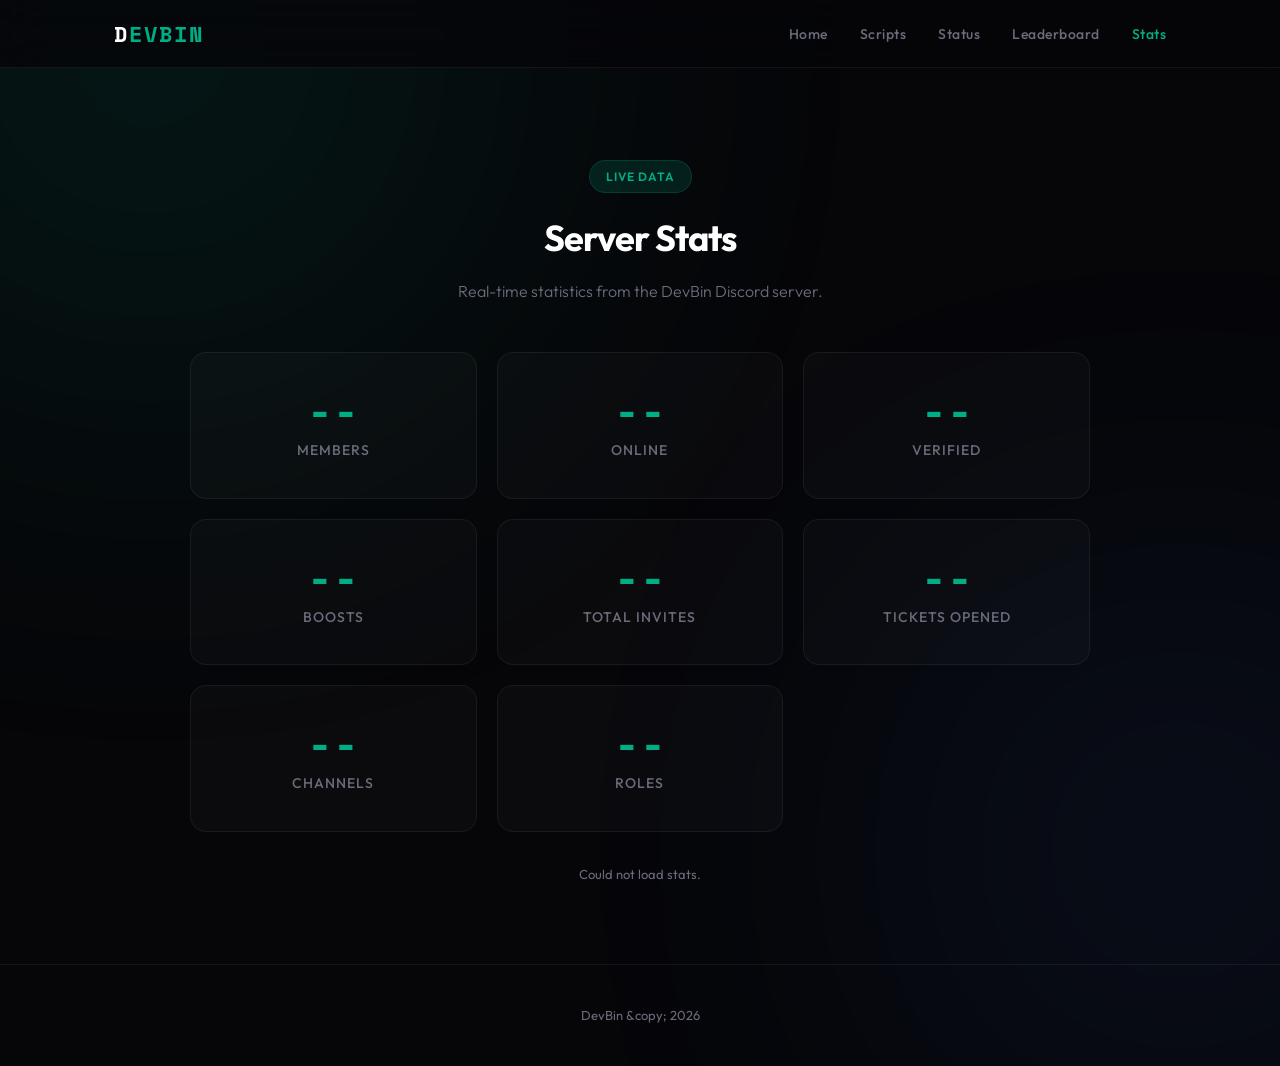
<file: stats.html>
<!DOCTYPE html><html lang="en"><head><meta charset="UTF-8"><meta name="viewport" content="width=device-width,initial-scale=1.0"><title>&#x44;&#x65;&#x76;&#x42;&#x69;&#x6E;&#x20;&#x26;&#x23;&#x38;&#x32;&#x31;&#x32;&#x3B;&#x20;&#x53;&#x65;&#x72;&#x76;&#x65;&#x72;&#x20;&#x53;&#x74;&#x61;&#x74;&#x73;</title><meta name="theme-color" content="#00ae86"><style>@import url('https://fonts.googleapis.com/css2?family=Space+Mono:wght@400;700&family=Outfit:wght@300;400;500;600;700;800&display=swap');:root{--_0:#060609;--_1:rgba(255,255,255,0.025);--_2:rgba(255,255,255,0.05);--_3:rgba(255,255,255,0.06);--_4:rgba(255,255,255,0.12);--_5:#e0e0e6;--_6:#6b6b7b;--_7:#ffffff;--_8:#00ae86;--_9:rgba(0,174,134,0.15);--_a:#008a6a;--_b:#5865F2;--_c:#4752c4;--_d:#ff4466;--_e:#ffd700;--_f:#c0c0c0;--_g:#cd7f32}*{margin:0;padding:0;box-sizing:border-box}html{scroll-behavior:smooth}body{background:var(--_0);color:var(--_5);font-family:'Outfit',sans-serif;min-height:100vh;overflow-x:hidden;line-height:1.6}.x0{position:fixed;border-radius:50%;filter:blur(180px);opacity:.12;pointer-events:none;z-index:0}.x0a{width:700px;height:700px;background:var(--_8);top:-300px;left:-200px}.x0b{width:500px;height:500px;background:#3b82f6;bottom:-200px;right:-150px}.x0c{width:400px;height:400px;background:#8b5cf6;top:50%;left:60%}.x1{position:fixed;top:0;width:100%;z-index:100;padding:16px 0;backdrop-filter:blur(20px);background:rgba(6,6,9,0.8);border-bottom:1px solid var(--_3)}.x1i{max-width:1100px;margin:0 auto;padding:0 24px;display:flex;align-items:center;justify-content:space-between}.x1l{font-family:'Space Mono',monospace;font-size:22px;font-weight:700;color:var(--_8);text-decoration:none;letter-spacing:2px;text-transform:uppercase}.x1l span{color:var(--_7)}.x1n{display:flex;gap:32px;list-style:none}.x1n a{color:var(--_6);text-decoration:none;font-weight:500;font-size:14px;letter-spacing:.5px;transition:color .2s}.x1n a:hover,.x1n a.q{color:var(--_8)}.x2{position:relative;z-index:1;max-width:1100px;margin:0 auto;padding:120px 24px 80px}.x3{text-align:center;padding:80px 0 60px}.x3b{display:inline-block;padding:6px 16px;background:var(--_9);border:1px solid rgba(0,174,134,0.2);border-radius:100px;font-size:12px;font-weight:600;color:var(--_8);letter-spacing:1px;text-transform:uppercase;margin-bottom:24px}.x3h{font-size:clamp(48px,8vw,80px);font-weight:800;color:var(--_7);line-height:1.05;margin-bottom:20px;letter-spacing:-2px}.x3h .a{color:var(--_8)}.x3p{font-size:18px;color:var(--_6);max-width:500px;margin:0 auto 40px;font-weight:300}.b0{display:inline-flex;align-items:center;gap:10px;padding:14px 32px;border-radius:12px;font-size:15px;font-weight:600;text-decoration:none;transition:all .25s ease;border:none;cursor:pointer;font-family:'Outfit',sans-serif}.b1{background:var(--_8);color:#000}.b1:hover{background:#00c896;transform:translateY(-2px);box-shadow:0 8px 40px var(--_9)}.b2{background:var(--_b);color:#fff}.b2:hover{background:var(--_c);transform:translateY(-2px);box-shadow:0 8px 40px rgba(88,101,242,0.25)}.b3{background:transparent;color:var(--_5);border:1px solid var(--_3)}.b3:hover{border-color:var(--_8);color:var(--_8);transform:translateY(-2px)}.bg{display:flex;gap:16px;justify-content:center;flex-wrap:wrap}.c0{background:var(--_1);border:1px solid var(--_3);border-radius:16px;padding:32px;transition:all .3s ease}.c0:hover{background:var(--_2);border-color:var(--_4);transform:translateY(-2px)}.g0{display:grid;grid-template-columns:repeat(auto-fit,minmax(300px,1fr));gap:20px;margin:60px 0}.g0c{padding:32px}.g0c .i{font-size:32px;margin-bottom:16px}.g0c h3{font-size:18px;font-weight:600;color:var(--_7);margin-bottom:8px}.g0c p{font-size:14px;color:var(--_6);line-height:1.7}.st{text-align:center;margin-bottom:48px}.st h2{font-size:36px;font-weight:700;color:var(--_7);margin-bottom:12px;letter-spacing:-1px}.st p{font-size:16px;color:var(--_6);font-weight:300}.ll{max-width:700px;margin:0 auto;display:flex;flex-direction:column;gap:8px}.lr{display:flex;align-items:center;gap:16px;padding:16px 24px;background:var(--_1);border:1px solid var(--_3);border-radius:12px;transition:all .2s ease}.lr:hover{background:var(--_2);border-color:var(--_4)}.lr.t1{border-left:3px solid var(--_e)}.lr.t2{border-left:3px solid var(--_f)}.lr.t3{border-left:3px solid var(--_g)}.lk{font-family:'Space Mono',monospace;font-size:18px;font-weight:700;width:40px;text-align:center;flex-shrink:0}.lk.t1{color:var(--_e)}.lk.t2{color:var(--_f)}.lk.t3{color:var(--_g)}.la{width:40px;height:40px;border-radius:50%;background:var(--_3);flex-shrink:0}.li{flex:1}.ln{font-weight:600;color:var(--_7);font-size:15px}.lc{font-family:'Space Mono',monospace;font-weight:700;color:var(--_8);font-size:16px;flex-shrink:0}.sg{display:grid;grid-template-columns:repeat(auto-fit,minmax(220px,1fr));gap:20px;max-width:900px;margin:0 auto}.sc{text-align:center;padding:36px 24px}.sv{font-family:'Space Mono',monospace;font-size:42px;font-weight:700;color:var(--_8);line-height:1;margin-bottom:8px}.sl{font-size:14px;color:var(--_6);text-transform:uppercase;letter-spacing:1px;font-weight:500}.rp{display:flex;align-items:center;justify-content:center;min-height:calc(100vh - 200px);text-align:center}.ri{font-size:72px;margin-bottom:24px}.rp h1{font-size:32px;font-weight:700;margin-bottom:12px}.rp h1.rs{color:var(--_8)}.rp h1.re{color:var(--_d)}.rp p{color:var(--_6);font-size:16px;margin-bottom:32px;max-width:400px;margin-left:auto;margin-right:auto}.ld{text-align:center;padding:60px 0;color:var(--_6)}.ld .sp{width:32px;height:32px;border:3px solid var(--_3);border-top-color:var(--_8);border-radius:50%;animation:_s .8s linear infinite;margin:0 auto 16px}@keyframes _s{to{transform:rotate(360deg)}}.ft{position:relative;z-index:1;text-align:center;padding:40px 24px;border-top:1px solid var(--_3);color:var(--_6);font-size:13px}.ft a{color:var(--_8);text-decoration:none}@media(max-width:640px){.x1n{gap:20px}.x1n a{font-size:13px}.x3{padding:40px 0}.x3h{letter-spacing:-1px}.g0{grid-template-columns:1fr}.sg{grid-template-columns:repeat(2,1fr)}.bg{flex-direction:column;align-items:center}}@keyframes _f{from{opacity:0;transform:translateY(20px)}to{opacity:1;transform:translateY(0)}}.z{animation:_f .6s ease forwards;opacity:0}.z:nth-child(1){animation-delay:.1s}.z:nth-child(2){animation-delay:.2s}.z:nth-child(3){animation-delay:.3s}.z:nth-child(4){animation-delay:.4s}.z:nth-child(5){animation-delay:.5s}.z:nth-child(6){animation-delay:.6s} .ll{max-width:700px;margin:0 auto;display:flex;flex-direction:column;gap:8px}.lr{display:flex;align-items:center;gap:16px;padding:16px 24px;background:var(--_1);border:1px solid var(--_3);border-radius:12px;transition:all .2s ease}.lr:hover{background:var(--_2);border-color:var(--_4)}.lr.t1{border-left:3px solid var(--_e)}.lr.t2{border-left:3px solid var(--_f)}.lr.t3{border-left:3px solid var(--_g)}.lk{font-family:'Space Mono',monospace;font-size:18px;font-weight:700;width:40px;text-align:center;flex-shrink:0}.lk.t1{color:var(--_e)}.lk.t2{color:var(--_f)}.lk.t3{color:var(--_g)}.la{width:40px;height:40px;border-radius:50%;background:var(--_3);flex-shrink:0}.li{flex:1}.ln{font-weight:600;color:var(--_7);font-size:15px}.lc{font-family:'Space Mono',monospace;font-weight:700;color:var(--_8);font-size:16px;flex-shrink:0}.sg{display:grid;grid-template-columns:repeat(auto-fit,minmax(220px,1fr));gap:20px;max-width:900px;margin:0 auto}.sc{text-align:center;padding:36px 24px}.sv{font-family:'Space Mono',monospace;font-size:42px;font-weight:700;color:var(--_8);line-height:1;margin-bottom:8px}.sl{font-size:14px;color:var(--_6);text-transform:uppercase;letter-spacing:1px;font-weight:500}.rp{display:flex;align-items:center;justify-content:center;min-height:calc(100vh - 200px);text-align:center}.ri{font-size:72px;margin-bottom:24px}.rp h1{font-size:32px;font-weight:700;margin-bottom:12px}.rp h1.rs{color:var(--_8)}.rp h1.re{color:var(--_d)}.rp p{color:var(--_6);font-size:16px;margin-bottom:32px;max-width:400px;margin-left:auto;margin-right:auto}.ld{text-align:center;padding:60px 0;color:var(--_6)}.ld .sp{width:32px;height:32px;border:3px solid var(--_3);border-top-color:var(--_8);border-radius:50%;animation:_s .8s linear infinite;margin:0 auto 16px}@keyframes _s{to{transform:rotate(360deg)}}</style></head><body><div class="x0 x0a"></div><div class="x0 x0b"></div><nav class="x1"><div class="x1i"><a href="index.html" class="x1l"><span>D</span>EVBIN</a><ul class="x1n"><li><a href="index.html">Home</a></li><li><a href="scripts.html">Scripts</a></li><li><a href="status.html">Status</a></li><li><a href="leaderboard.html">Leaderboard</a></li><li><a href="stats.html" class="q">Stats</a></li></ul></div></nav><main class="x2"><section class="st" style="padding-top:40px"><span class="x3b" style="margin-bottom:16px;display:inline-block">Live Data</span><h2>&#x53;&#x65;&#x72;&#x76;&#x65;&#x72;&#x20;&#x53;&#x74;&#x61;&#x74;&#x73;</h2><p>Real-time statistics from the DevBin Discord server.</p></section><div id="d0"><div class="sg"><div class="c0 sc z"><div class="sv" id="v0">--</div><div class="sl">Members</div></div><div class="c0 sc z"><div class="sv" id="v1">--</div><div class="sl">Online</div></div><div class="c0 sc z"><div class="sv" id="v2">--</div><div class="sl">Verified</div></div><div class="c0 sc z"><div class="sv" id="v3">--</div><div class="sl">Boosts</div></div><div class="c0 sc z"><div class="sv" id="v4">--</div><div class="sl">Total Invites</div></div><div class="c0 sc z"><div class="sv" id="v5">--</div><div class="sl">Tickets Opened</div></div><div class="c0 sc z"><div class="sv" id="v6">--</div><div class="sl">Channels</div></div><div class="c0 sc z"><div class="sv" id="v7">--</div><div class="sl">Roles</div></div></div><p id="d1" style="text-align:center;color:var(--_6);font-size:13px;margin-top:32px"></p></div></main><footer class="ft"><p>&#x44;&#x65;&#x76;&#x42;&#x69;&#x6E;&#x20;&#x26;&#x63;&#x6F;&#x70;&#x79;&#x3B;&#x20;&#x32;&#x30;&#x32;&#x36;</p></footer><script>!function(){var _0="https://zeta-verify.scriptsforyou.workers.dev";fetch(_0+"/api/stats").then(function(r){return r.json()}).then(function(d){var _1=["members","online","verified","boosts","totalInvites","tickets","channels","roles"];_1.forEach(function(k,i){var _2=document.getElementById("v"+i);if(_2&&d[k]!=null)_2.textContent=d[k]});if(d.updatedAt){var _3=Date.now()-new Date(d.updatedAt).getTime(),_4=Math.floor(_3/1e3);var _5=_4<60?"just now":_4<3600?Math.floor(_4/60)+"m ago":_4<86400?Math.floor(_4/3600)+"h ago":Math.floor(_4/86400)+"d ago";document.getElementById("d1").textContent="Last updated "+_5}}).catch(function(){document.getElementById("d1").textContent="Could not load stats."})}();</script><div style="position:absolute;left:-9999px;opacity:0;pointer-events:none;height:0;overflow:hidden" aria-hidden="true"><span data-x="0"></span><span data-x="1"></span><span data-x="2"></span><span data-x="3"></span><span data-x="4"></span><span data-x="5"></span><span data-x="6"></span><span data-x="7"></span><span data-x="8"></span><span data-x="9"></span><span data-x="10"></span><span data-x="11"></span><span data-x="12"></span><span data-x="13"></span><span data-x="14"></span><span data-x="15"></span><span data-x="16"></span><span data-x="17"></span><span data-x="18"></span><span data-x="19"></span></div></body></html>
</file>
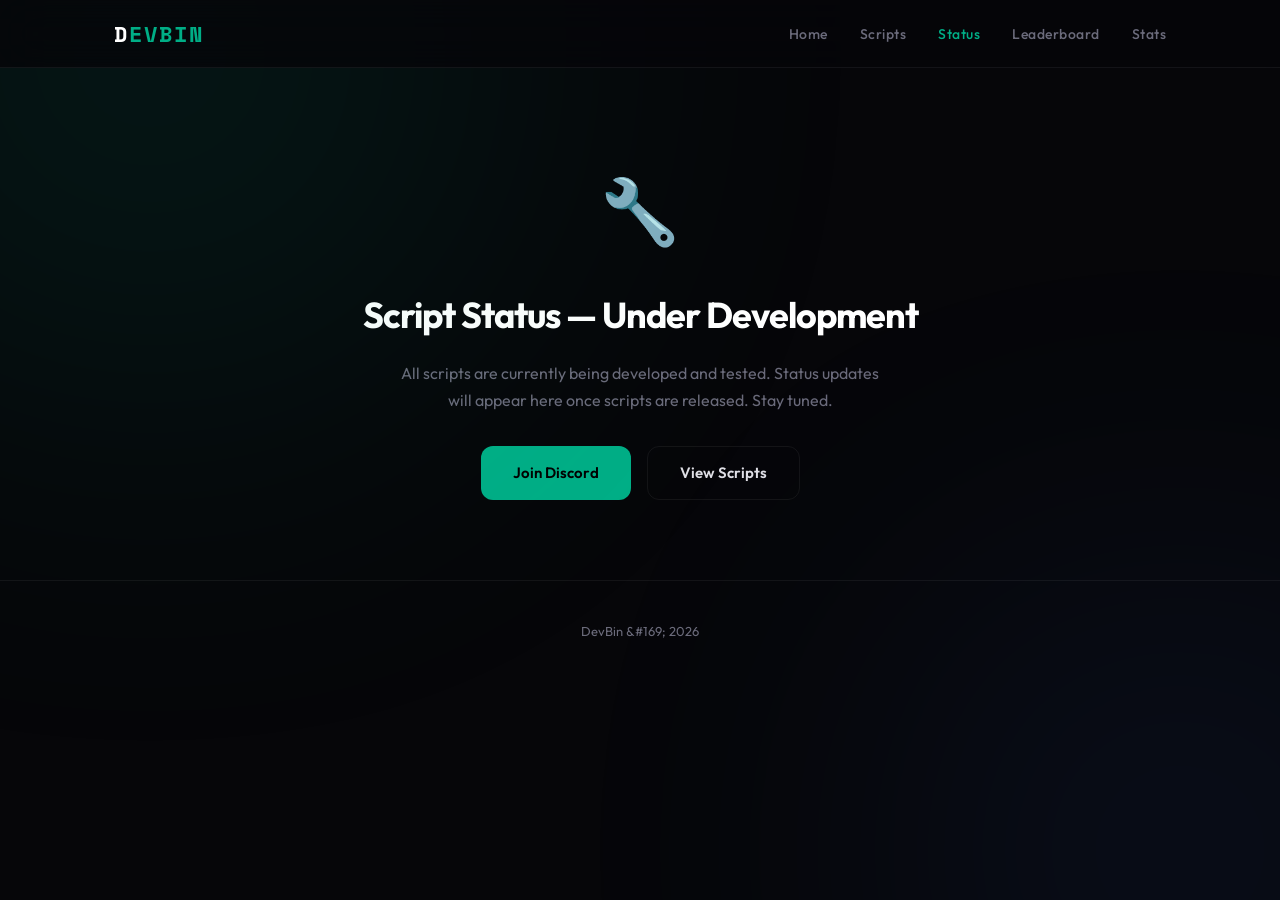
<file: status.html>
<!DOCTYPE html><html lang="en"><head><meta charset="UTF-8"><meta name="viewport" content="width=device-width,initial-scale=1.0"><title>&#x44;&#x65;&#x76;&#x42;&#x69;&#x6E;&#x20;&#x26;&#x23;&#x38;&#x32;&#x31;&#x32;&#x3B;&#x20;&#x53;&#x63;&#x72;&#x69;&#x70;&#x74;&#x20;&#x53;&#x74;&#x61;&#x74;&#x75;&#x73;</title><meta name="theme-color" content="#00ae86"><style>@import url('https://fonts.googleapis.com/css2?family=Space+Mono:wght@400;700&family=Outfit:wght@300;400;500;600;700;800&display=swap');:root{--_0:#060609;--_1:rgba(255,255,255,0.025);--_2:rgba(255,255,255,0.05);--_3:rgba(255,255,255,0.06);--_4:rgba(255,255,255,0.12);--_5:#e0e0e6;--_6:#6b6b7b;--_7:#ffffff;--_8:#00ae86;--_9:rgba(0,174,134,0.15);--_a:#008a6a;--_b:#5865F2;--_c:#4752c4;--_d:#ff4466;--_e:#ffd700;--_f:#c0c0c0;--_g:#cd7f32}*{margin:0;padding:0;box-sizing:border-box}html{scroll-behavior:smooth}body{background:var(--_0);color:var(--_5);font-family:'Outfit',sans-serif;min-height:100vh;overflow-x:hidden;line-height:1.6}.x0{position:fixed;border-radius:50%;filter:blur(180px);opacity:.12;pointer-events:none;z-index:0}.x0a{width:700px;height:700px;background:var(--_8);top:-300px;left:-200px}.x0b{width:500px;height:500px;background:#3b82f6;bottom:-200px;right:-150px}.x0c{width:400px;height:400px;background:#8b5cf6;top:50%;left:60%}.x1{position:fixed;top:0;width:100%;z-index:100;padding:16px 0;backdrop-filter:blur(20px);background:rgba(6,6,9,0.8);border-bottom:1px solid var(--_3)}.x1i{max-width:1100px;margin:0 auto;padding:0 24px;display:flex;align-items:center;justify-content:space-between}.x1l{font-family:'Space Mono',monospace;font-size:22px;font-weight:700;color:var(--_8);text-decoration:none;letter-spacing:2px;text-transform:uppercase}.x1l span{color:var(--_7)}.x1n{display:flex;gap:32px;list-style:none}.x1n a{color:var(--_6);text-decoration:none;font-weight:500;font-size:14px;letter-spacing:.5px;transition:color .2s}.x1n a:hover,.x1n a.q{color:var(--_8)}.x2{position:relative;z-index:1;max-width:1100px;margin:0 auto;padding:120px 24px 80px}.x3{text-align:center;padding:80px 0 60px}.x3b{display:inline-block;padding:6px 16px;background:var(--_9);border:1px solid rgba(0,174,134,0.2);border-radius:100px;font-size:12px;font-weight:600;color:var(--_8);letter-spacing:1px;text-transform:uppercase;margin-bottom:24px}.x3h{font-size:clamp(48px,8vw,80px);font-weight:800;color:var(--_7);line-height:1.05;margin-bottom:20px;letter-spacing:-2px}.x3h .a{color:var(--_8)}.x3p{font-size:18px;color:var(--_6);max-width:500px;margin:0 auto 40px;font-weight:300}.b0{display:inline-flex;align-items:center;gap:10px;padding:14px 32px;border-radius:12px;font-size:15px;font-weight:600;text-decoration:none;transition:all .25s ease;border:none;cursor:pointer;font-family:'Outfit',sans-serif}.b1{background:var(--_8);color:#000}.b1:hover{background:#00c896;transform:translateY(-2px);box-shadow:0 8px 40px var(--_9)}.b2{background:var(--_b);color:#fff}.b2:hover{background:var(--_c);transform:translateY(-2px);box-shadow:0 8px 40px rgba(88,101,242,0.25)}.b3{background:transparent;color:var(--_5);border:1px solid var(--_3)}.b3:hover{border-color:var(--_8);color:var(--_8);transform:translateY(-2px)}.bg{display:flex;gap:16px;justify-content:center;flex-wrap:wrap}.c0{background:var(--_1);border:1px solid var(--_3);border-radius:16px;padding:32px;transition:all .3s ease}.c0:hover{background:var(--_2);border-color:var(--_4);transform:translateY(-2px)}.g0{display:grid;grid-template-columns:repeat(auto-fit,minmax(300px,1fr));gap:20px;margin:60px 0}.g0c{padding:32px}.g0c .i{font-size:32px;margin-bottom:16px}.g0c h3{font-size:18px;font-weight:600;color:var(--_7);margin-bottom:8px}.g0c p{font-size:14px;color:var(--_6);line-height:1.7}.st{text-align:center;margin-bottom:48px}.st h2{font-size:36px;font-weight:700;color:var(--_7);margin-bottom:12px;letter-spacing:-1px}.st p{font-size:16px;color:var(--_6);font-weight:300}.ll{max-width:700px;margin:0 auto;display:flex;flex-direction:column;gap:8px}.lr{display:flex;align-items:center;gap:16px;padding:16px 24px;background:var(--_1);border:1px solid var(--_3);border-radius:12px;transition:all .2s ease}.lr:hover{background:var(--_2);border-color:var(--_4)}.lr.t1{border-left:3px solid var(--_e)}.lr.t2{border-left:3px solid var(--_f)}.lr.t3{border-left:3px solid var(--_g)}.lk{font-family:'Space Mono',monospace;font-size:18px;font-weight:700;width:40px;text-align:center;flex-shrink:0}.lk.t1{color:var(--_e)}.lk.t2{color:var(--_f)}.lk.t3{color:var(--_g)}.la{width:40px;height:40px;border-radius:50%;background:var(--_3);flex-shrink:0}.li{flex:1}.ln{font-weight:600;color:var(--_7);font-size:15px}.lc{font-family:'Space Mono',monospace;font-weight:700;color:var(--_8);font-size:16px;flex-shrink:0}.sg{display:grid;grid-template-columns:repeat(auto-fit,minmax(220px,1fr));gap:20px;max-width:900px;margin:0 auto}.sc{text-align:center;padding:36px 24px}.sv{font-family:'Space Mono',monospace;font-size:42px;font-weight:700;color:var(--_8);line-height:1;margin-bottom:8px}.sl{font-size:14px;color:var(--_6);text-transform:uppercase;letter-spacing:1px;font-weight:500}.rp{display:flex;align-items:center;justify-content:center;min-height:calc(100vh - 200px);text-align:center}.ri{font-size:72px;margin-bottom:24px}.rp h1{font-size:32px;font-weight:700;margin-bottom:12px}.rp h1.rs{color:var(--_8)}.rp h1.re{color:var(--_d)}.rp p{color:var(--_6);font-size:16px;margin-bottom:32px;max-width:400px;margin-left:auto;margin-right:auto}.ld{text-align:center;padding:60px 0;color:var(--_6)}.ld .sp{width:32px;height:32px;border:3px solid var(--_3);border-top-color:var(--_8);border-radius:50%;animation:_s .8s linear infinite;margin:0 auto 16px}@keyframes _s{to{transform:rotate(360deg)}}.ft{position:relative;z-index:1;text-align:center;padding:40px 24px;border-top:1px solid var(--_3);color:var(--_6);font-size:13px}.ft a{color:var(--_8);text-decoration:none}@media(max-width:640px){.x1n{gap:20px}.x1n a{font-size:13px}.x3{padding:40px 0}.x3h{letter-spacing:-1px}.g0{grid-template-columns:1fr}.sg{grid-template-columns:repeat(2,1fr)}.bg{flex-direction:column;align-items:center}}@keyframes _f{from{opacity:0;transform:translateY(20px)}to{opacity:1;transform:translateY(0)}}.z{animation:_f .6s ease forwards;opacity:0}.z:nth-child(1){animation-delay:.1s}.z:nth-child(2){animation-delay:.2s}.z:nth-child(3){animation-delay:.3s}.z:nth-child(4){animation-delay:.4s}.z:nth-child(5){animation-delay:.5s}.z:nth-child(6){animation-delay:.6s} .ll{max-width:700px;margin:0 auto;display:flex;flex-direction:column;gap:8px}.lr{display:flex;align-items:center;gap:16px;padding:16px 24px;background:var(--_1);border:1px solid var(--_3);border-radius:12px;transition:all .2s ease}.lr:hover{background:var(--_2);border-color:var(--_4)}.lr.t1{border-left:3px solid var(--_e)}.lr.t2{border-left:3px solid var(--_f)}.lr.t3{border-left:3px solid var(--_g)}.lk{font-family:'Space Mono',monospace;font-size:18px;font-weight:700;width:40px;text-align:center;flex-shrink:0}.lk.t1{color:var(--_e)}.lk.t2{color:var(--_f)}.lk.t3{color:var(--_g)}.la{width:40px;height:40px;border-radius:50%;background:var(--_3);flex-shrink:0}.li{flex:1}.ln{font-weight:600;color:var(--_7);font-size:15px}.lc{font-family:'Space Mono',monospace;font-weight:700;color:var(--_8);font-size:16px;flex-shrink:0}.sg{display:grid;grid-template-columns:repeat(auto-fit,minmax(220px,1fr));gap:20px;max-width:900px;margin:0 auto}.sc{text-align:center;padding:36px 24px}.sv{font-family:'Space Mono',monospace;font-size:42px;font-weight:700;color:var(--_8);line-height:1;margin-bottom:8px}.sl{font-size:14px;color:var(--_6);text-transform:uppercase;letter-spacing:1px;font-weight:500}.rp{display:flex;align-items:center;justify-content:center;min-height:calc(100vh - 200px);text-align:center}.ri{font-size:72px;margin-bottom:24px}.rp h1{font-size:32px;font-weight:700;margin-bottom:12px}.rp h1.rs{color:var(--_8)}.rp h1.re{color:var(--_d)}.rp p{color:var(--_6);font-size:16px;margin-bottom:32px;max-width:400px;margin-left:auto;margin-right:auto}.ld{text-align:center;padding:60px 0;color:var(--_6)}.ld .sp{width:32px;height:32px;border:3px solid var(--_3);border-top-color:var(--_8);border-radius:50%;animation:_s .8s linear infinite;margin:0 auto 16px}@keyframes _s{to{transform:rotate(360deg)}}.ud{text-align:center;padding:80px 24px}.ud h2{font-size:36px;font-weight:700;color:#fff;margin-bottom:16px;letter-spacing:-1px}.ud p{color:#6b6b7b;font-size:16px;max-width:500px;margin:0 auto 32px;line-height:1.7}.ud .ic{font-size:64px;margin-bottom:24px}</style></head><body><div class="x0 x0a"></div><div class="x0 x0b"></div><nav class="x1"><div class="x1i"><a href="index.html" class="x1l"><span>D</span>EVBIN</a><ul class="x1n"><li><a href="index.html">Home</a></li><li><a href="scripts.html">Scripts</a></li><li><a href="status.html" class=q>Status</a></li><li><a href="leaderboard.html">Leaderboard</a></li><li><a href="stats.html">Stats</a></li></ul></div></nav><section class="ud" style="padding-top:160px"><div class="ic">&#x1F527;</div><h2>&#x53;&#x63;&#x72;&#x69;&#x70;&#x74;&#x20;&#x53;&#x74;&#x61;&#x74;&#x75;&#x73;&#x20;&#x2014;&#x20;&#x55;&#x6E;&#x64;&#x65;&#x72;&#x20;&#x44;&#x65;&#x76;&#x65;&#x6C;&#x6F;&#x70;&#x6D;&#x65;&#x6E;&#x74;</h2><p>All scripts are currently being developed and tested. Status updates will appear here once scripts are released. Stay tuned.</p><div class="bg"><a href="https://discord.gg/devbinn" class="b0 b1">Join Discord</a><a href="scripts.html" class="b0 b3">View Scripts</a></div></section><footer class="ft"><p>&#x44;&#x65;&#x76;&#x42;&#x69;&#x6E;&#x20;&#x26;&#x23;&#x31;&#x36;&#x39;&#x3B;&#x20;&#x32;&#x30;&#x32;&#x36;</p></footer><div style="position:absolute;left:-9999px;opacity:0;pointer-events:none;height:0;overflow:hidden" aria-hidden="true"><span data-x="0"></span><span data-x="1"></span><span data-x="2"></span><span data-x="3"></span><span data-x="4"></span><span data-x="5"></span><span data-x="6"></span><span data-x="7"></span><span data-x="8"></span><span data-x="9"></span><span data-x="10"></span><span data-x="11"></span><span data-x="12"></span><span data-x="13"></span><span data-x="14"></span><span data-x="15"></span><span data-x="16"></span><span data-x="17"></span><span data-x="18"></span><span data-x="19"></span></div></body></html>
</file>
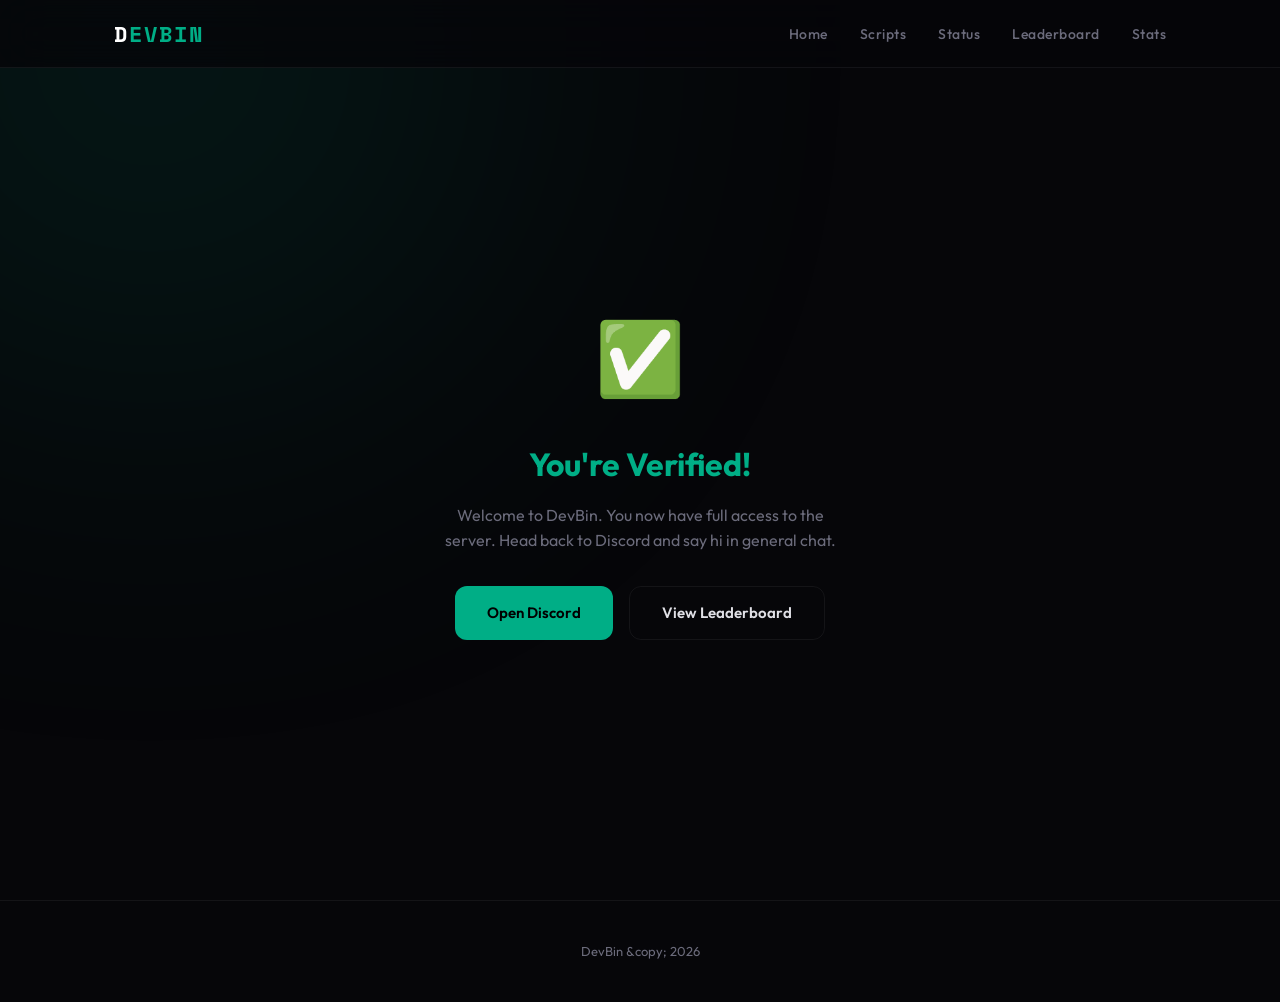
<file: success.html>
<!DOCTYPE html><html lang="en"><head><meta charset="UTF-8"><meta name="viewport" content="width=device-width,initial-scale=1.0"><title>&#x44;&#x65;&#x76;&#x42;&#x69;&#x6E;&#x20;&#x26;&#x23;&#x38;&#x32;&#x31;&#x32;&#x3B;&#x20;&#x56;&#x65;&#x72;&#x69;&#x66;&#x69;&#x65;&#x64;&#x21;</title><meta name="theme-color" content="#00ae86"><style>@import url('https://fonts.googleapis.com/css2?family=Space+Mono:wght@400;700&family=Outfit:wght@300;400;500;600;700;800&display=swap');:root{--_0:#060609;--_1:rgba(255,255,255,0.025);--_2:rgba(255,255,255,0.05);--_3:rgba(255,255,255,0.06);--_4:rgba(255,255,255,0.12);--_5:#e0e0e6;--_6:#6b6b7b;--_7:#ffffff;--_8:#00ae86;--_9:rgba(0,174,134,0.15);--_a:#008a6a;--_b:#5865F2;--_c:#4752c4;--_d:#ff4466;--_e:#ffd700;--_f:#c0c0c0;--_g:#cd7f32}*{margin:0;padding:0;box-sizing:border-box}html{scroll-behavior:smooth}body{background:var(--_0);color:var(--_5);font-family:'Outfit',sans-serif;min-height:100vh;overflow-x:hidden;line-height:1.6}.x0{position:fixed;border-radius:50%;filter:blur(180px);opacity:.12;pointer-events:none;z-index:0}.x0a{width:700px;height:700px;background:var(--_8);top:-300px;left:-200px}.x0b{width:500px;height:500px;background:#3b82f6;bottom:-200px;right:-150px}.x0c{width:400px;height:400px;background:#8b5cf6;top:50%;left:60%}.x1{position:fixed;top:0;width:100%;z-index:100;padding:16px 0;backdrop-filter:blur(20px);background:rgba(6,6,9,0.8);border-bottom:1px solid var(--_3)}.x1i{max-width:1100px;margin:0 auto;padding:0 24px;display:flex;align-items:center;justify-content:space-between}.x1l{font-family:'Space Mono',monospace;font-size:22px;font-weight:700;color:var(--_8);text-decoration:none;letter-spacing:2px;text-transform:uppercase}.x1l span{color:var(--_7)}.x1n{display:flex;gap:32px;list-style:none}.x1n a{color:var(--_6);text-decoration:none;font-weight:500;font-size:14px;letter-spacing:.5px;transition:color .2s}.x1n a:hover,.x1n a.q{color:var(--_8)}.x2{position:relative;z-index:1;max-width:1100px;margin:0 auto;padding:120px 24px 80px}.x3{text-align:center;padding:80px 0 60px}.x3b{display:inline-block;padding:6px 16px;background:var(--_9);border:1px solid rgba(0,174,134,0.2);border-radius:100px;font-size:12px;font-weight:600;color:var(--_8);letter-spacing:1px;text-transform:uppercase;margin-bottom:24px}.x3h{font-size:clamp(48px,8vw,80px);font-weight:800;color:var(--_7);line-height:1.05;margin-bottom:20px;letter-spacing:-2px}.x3h .a{color:var(--_8)}.x3p{font-size:18px;color:var(--_6);max-width:500px;margin:0 auto 40px;font-weight:300}.b0{display:inline-flex;align-items:center;gap:10px;padding:14px 32px;border-radius:12px;font-size:15px;font-weight:600;text-decoration:none;transition:all .25s ease;border:none;cursor:pointer;font-family:'Outfit',sans-serif}.b1{background:var(--_8);color:#000}.b1:hover{background:#00c896;transform:translateY(-2px);box-shadow:0 8px 40px var(--_9)}.b2{background:var(--_b);color:#fff}.b2:hover{background:var(--_c);transform:translateY(-2px);box-shadow:0 8px 40px rgba(88,101,242,0.25)}.b3{background:transparent;color:var(--_5);border:1px solid var(--_3)}.b3:hover{border-color:var(--_8);color:var(--_8);transform:translateY(-2px)}.bg{display:flex;gap:16px;justify-content:center;flex-wrap:wrap}.c0{background:var(--_1);border:1px solid var(--_3);border-radius:16px;padding:32px;transition:all .3s ease}.c0:hover{background:var(--_2);border-color:var(--_4);transform:translateY(-2px)}.g0{display:grid;grid-template-columns:repeat(auto-fit,minmax(300px,1fr));gap:20px;margin:60px 0}.g0c{padding:32px}.g0c .i{font-size:32px;margin-bottom:16px}.g0c h3{font-size:18px;font-weight:600;color:var(--_7);margin-bottom:8px}.g0c p{font-size:14px;color:var(--_6);line-height:1.7}.st{text-align:center;margin-bottom:48px}.st h2{font-size:36px;font-weight:700;color:var(--_7);margin-bottom:12px;letter-spacing:-1px}.st p{font-size:16px;color:var(--_6);font-weight:300}.ll{max-width:700px;margin:0 auto;display:flex;flex-direction:column;gap:8px}.lr{display:flex;align-items:center;gap:16px;padding:16px 24px;background:var(--_1);border:1px solid var(--_3);border-radius:12px;transition:all .2s ease}.lr:hover{background:var(--_2);border-color:var(--_4)}.lr.t1{border-left:3px solid var(--_e)}.lr.t2{border-left:3px solid var(--_f)}.lr.t3{border-left:3px solid var(--_g)}.lk{font-family:'Space Mono',monospace;font-size:18px;font-weight:700;width:40px;text-align:center;flex-shrink:0}.lk.t1{color:var(--_e)}.lk.t2{color:var(--_f)}.lk.t3{color:var(--_g)}.la{width:40px;height:40px;border-radius:50%;background:var(--_3);flex-shrink:0}.li{flex:1}.ln{font-weight:600;color:var(--_7);font-size:15px}.lc{font-family:'Space Mono',monospace;font-weight:700;color:var(--_8);font-size:16px;flex-shrink:0}.sg{display:grid;grid-template-columns:repeat(auto-fit,minmax(220px,1fr));gap:20px;max-width:900px;margin:0 auto}.sc{text-align:center;padding:36px 24px}.sv{font-family:'Space Mono',monospace;font-size:42px;font-weight:700;color:var(--_8);line-height:1;margin-bottom:8px}.sl{font-size:14px;color:var(--_6);text-transform:uppercase;letter-spacing:1px;font-weight:500}.rp{display:flex;align-items:center;justify-content:center;min-height:calc(100vh - 200px);text-align:center}.ri{font-size:72px;margin-bottom:24px}.rp h1{font-size:32px;font-weight:700;margin-bottom:12px}.rp h1.rs{color:var(--_8)}.rp h1.re{color:var(--_d)}.rp p{color:var(--_6);font-size:16px;margin-bottom:32px;max-width:400px;margin-left:auto;margin-right:auto}.ld{text-align:center;padding:60px 0;color:var(--_6)}.ld .sp{width:32px;height:32px;border:3px solid var(--_3);border-top-color:var(--_8);border-radius:50%;animation:_s .8s linear infinite;margin:0 auto 16px}@keyframes _s{to{transform:rotate(360deg)}}.ft{position:relative;z-index:1;text-align:center;padding:40px 24px;border-top:1px solid var(--_3);color:var(--_6);font-size:13px}.ft a{color:var(--_8);text-decoration:none}@media(max-width:640px){.x1n{gap:20px}.x1n a{font-size:13px}.x3{padding:40px 0}.x3h{letter-spacing:-1px}.g0{grid-template-columns:1fr}.sg{grid-template-columns:repeat(2,1fr)}.bg{flex-direction:column;align-items:center}}@keyframes _f{from{opacity:0;transform:translateY(20px)}to{opacity:1;transform:translateY(0)}}.z{animation:_f .6s ease forwards;opacity:0}.z:nth-child(1){animation-delay:.1s}.z:nth-child(2){animation-delay:.2s}.z:nth-child(3){animation-delay:.3s}.z:nth-child(4){animation-delay:.4s}.z:nth-child(5){animation-delay:.5s}.z:nth-child(6){animation-delay:.6s} .ll{max-width:700px;margin:0 auto;display:flex;flex-direction:column;gap:8px}.lr{display:flex;align-items:center;gap:16px;padding:16px 24px;background:var(--_1);border:1px solid var(--_3);border-radius:12px;transition:all .2s ease}.lr:hover{background:var(--_2);border-color:var(--_4)}.lr.t1{border-left:3px solid var(--_e)}.lr.t2{border-left:3px solid var(--_f)}.lr.t3{border-left:3px solid var(--_g)}.lk{font-family:'Space Mono',monospace;font-size:18px;font-weight:700;width:40px;text-align:center;flex-shrink:0}.lk.t1{color:var(--_e)}.lk.t2{color:var(--_f)}.lk.t3{color:var(--_g)}.la{width:40px;height:40px;border-radius:50%;background:var(--_3);flex-shrink:0}.li{flex:1}.ln{font-weight:600;color:var(--_7);font-size:15px}.lc{font-family:'Space Mono',monospace;font-weight:700;color:var(--_8);font-size:16px;flex-shrink:0}.sg{display:grid;grid-template-columns:repeat(auto-fit,minmax(220px,1fr));gap:20px;max-width:900px;margin:0 auto}.sc{text-align:center;padding:36px 24px}.sv{font-family:'Space Mono',monospace;font-size:42px;font-weight:700;color:var(--_8);line-height:1;margin-bottom:8px}.sl{font-size:14px;color:var(--_6);text-transform:uppercase;letter-spacing:1px;font-weight:500}.rp{display:flex;align-items:center;justify-content:center;min-height:calc(100vh - 200px);text-align:center}.ri{font-size:72px;margin-bottom:24px}.rp h1{font-size:32px;font-weight:700;margin-bottom:12px}.rp h1.rs{color:var(--_8)}.rp h1.re{color:var(--_d)}.rp p{color:var(--_6);font-size:16px;margin-bottom:32px;max-width:400px;margin-left:auto;margin-right:auto}.ld{text-align:center;padding:60px 0;color:var(--_6)}.ld .sp{width:32px;height:32px;border:3px solid var(--_3);border-top-color:var(--_8);border-radius:50%;animation:_s .8s linear infinite;margin:0 auto 16px}@keyframes _s{to{transform:rotate(360deg)}}</style></head><body><div class="x0 x0a"></div><nav class="x1"><div class="x1i"><a href="index.html" class="x1l"><span>D</span>EVBIN</a><ul class="x1n"><li><a href="index.html">Home</a></li><li><a href="scripts.html">Scripts</a></li><li><a href="status.html">Status</a></li><li><a href="leaderboard.html">Leaderboard</a></li><li><a href="stats.html">Stats</a></li></ul></div></nav><main class="x2"><section class="rp"><div><div class="ri z">&#x2705;</div><h1 class="rs z">&#x59;&#x6F;&#x75;&#x27;&#x72;&#x65;&#x20;&#x56;&#x65;&#x72;&#x69;&#x66;&#x69;&#x65;&#x64;&#x21;</h1><p class="z">Welcome to DevBin. You now have full access to the server. Head back to Discord and say hi in general chat.</p><div class="bg z"><a href="https://discord.gg/devbinn" class="b0 b1">Open Discord</a><a href="leaderboard.html" class="b0 b3">View Leaderboard</a></div></div></section></main><footer class="ft"><p>&#x44;&#x65;&#x76;&#x42;&#x69;&#x6E;&#x20;&#x26;&#x63;&#x6F;&#x70;&#x79;&#x3B;&#x20;&#x32;&#x30;&#x32;&#x36;</p></footer><div style="position:absolute;left:-9999px;opacity:0;pointer-events:none;height:0;overflow:hidden" aria-hidden="true"><span data-x="0"></span><span data-x="1"></span><span data-x="2"></span><span data-x="3"></span><span data-x="4"></span><span data-x="5"></span><span data-x="6"></span><span data-x="7"></span><span data-x="8"></span><span data-x="9"></span><span data-x="10"></span><span data-x="11"></span><span data-x="12"></span><span data-x="13"></span><span data-x="14"></span><span data-x="15"></span><span data-x="16"></span><span data-x="17"></span><span data-x="18"></span><span data-x="19"></span></div></body></html>
</file>
